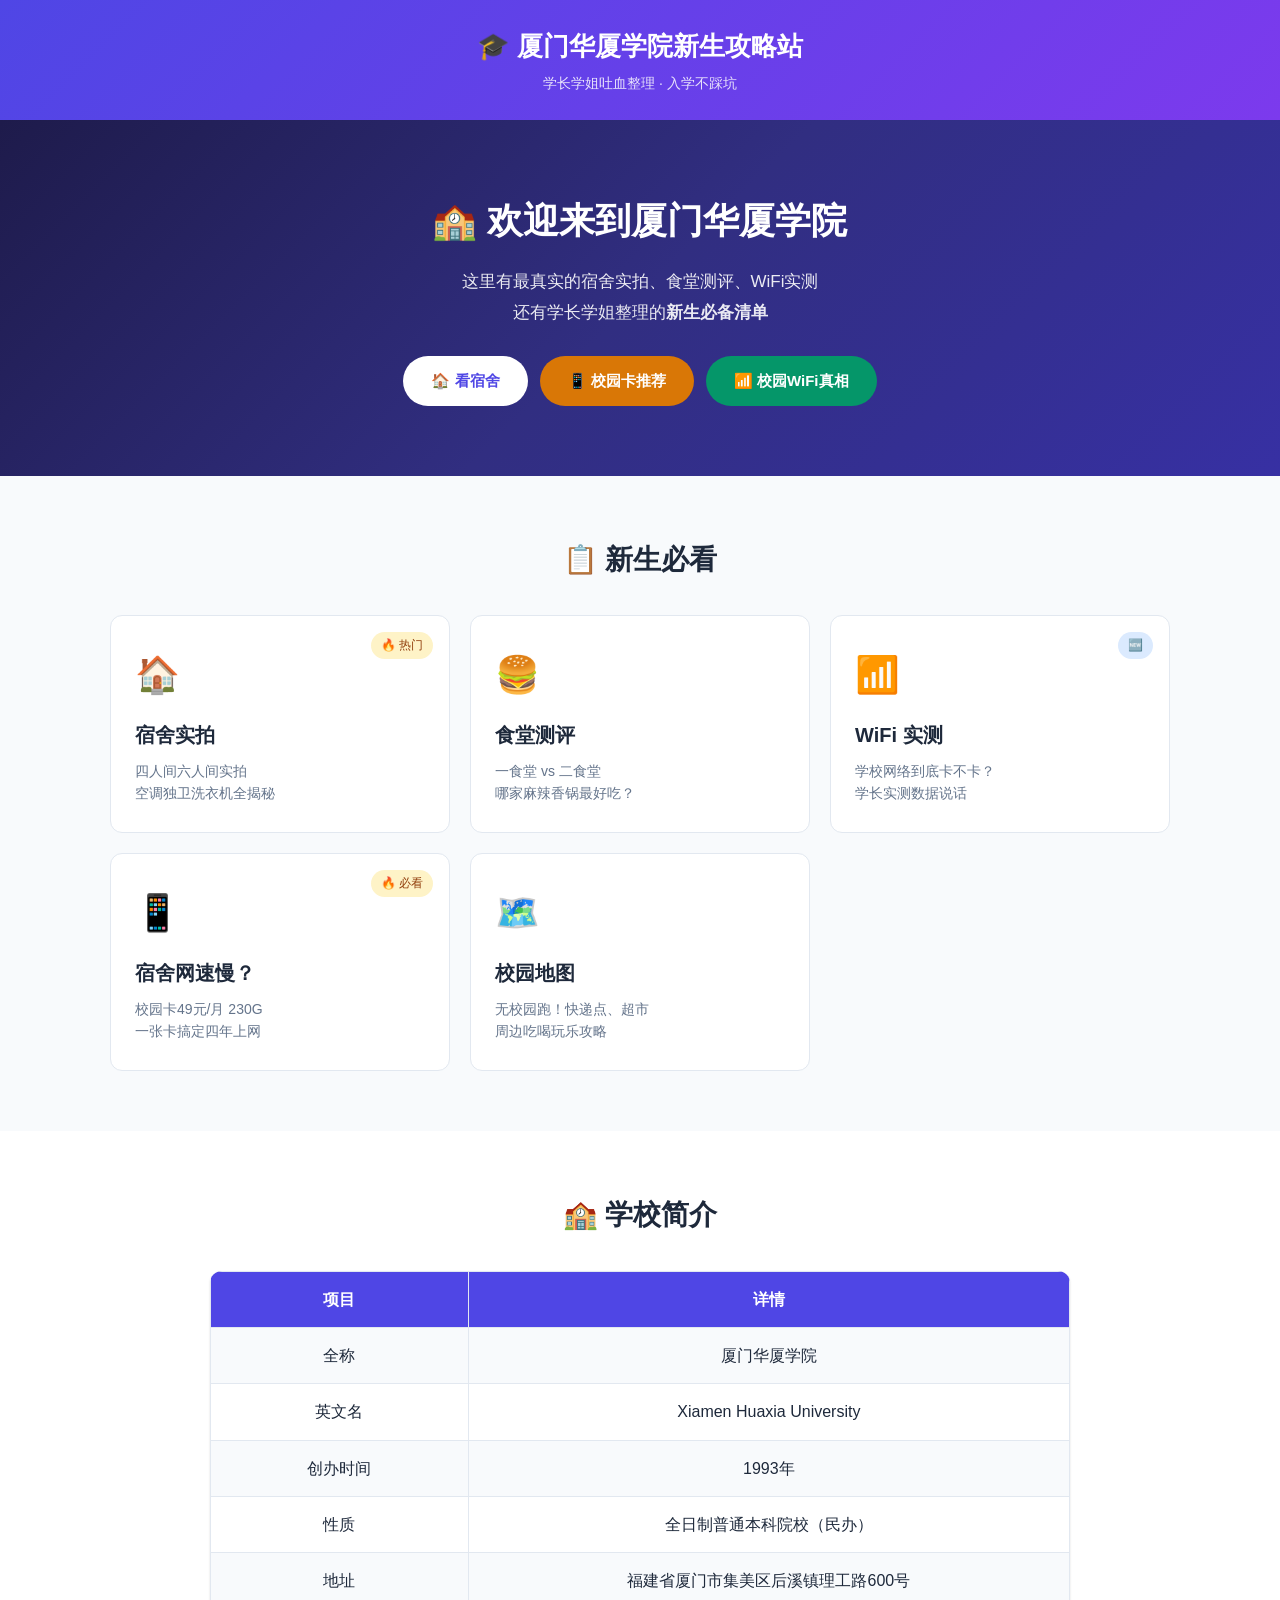
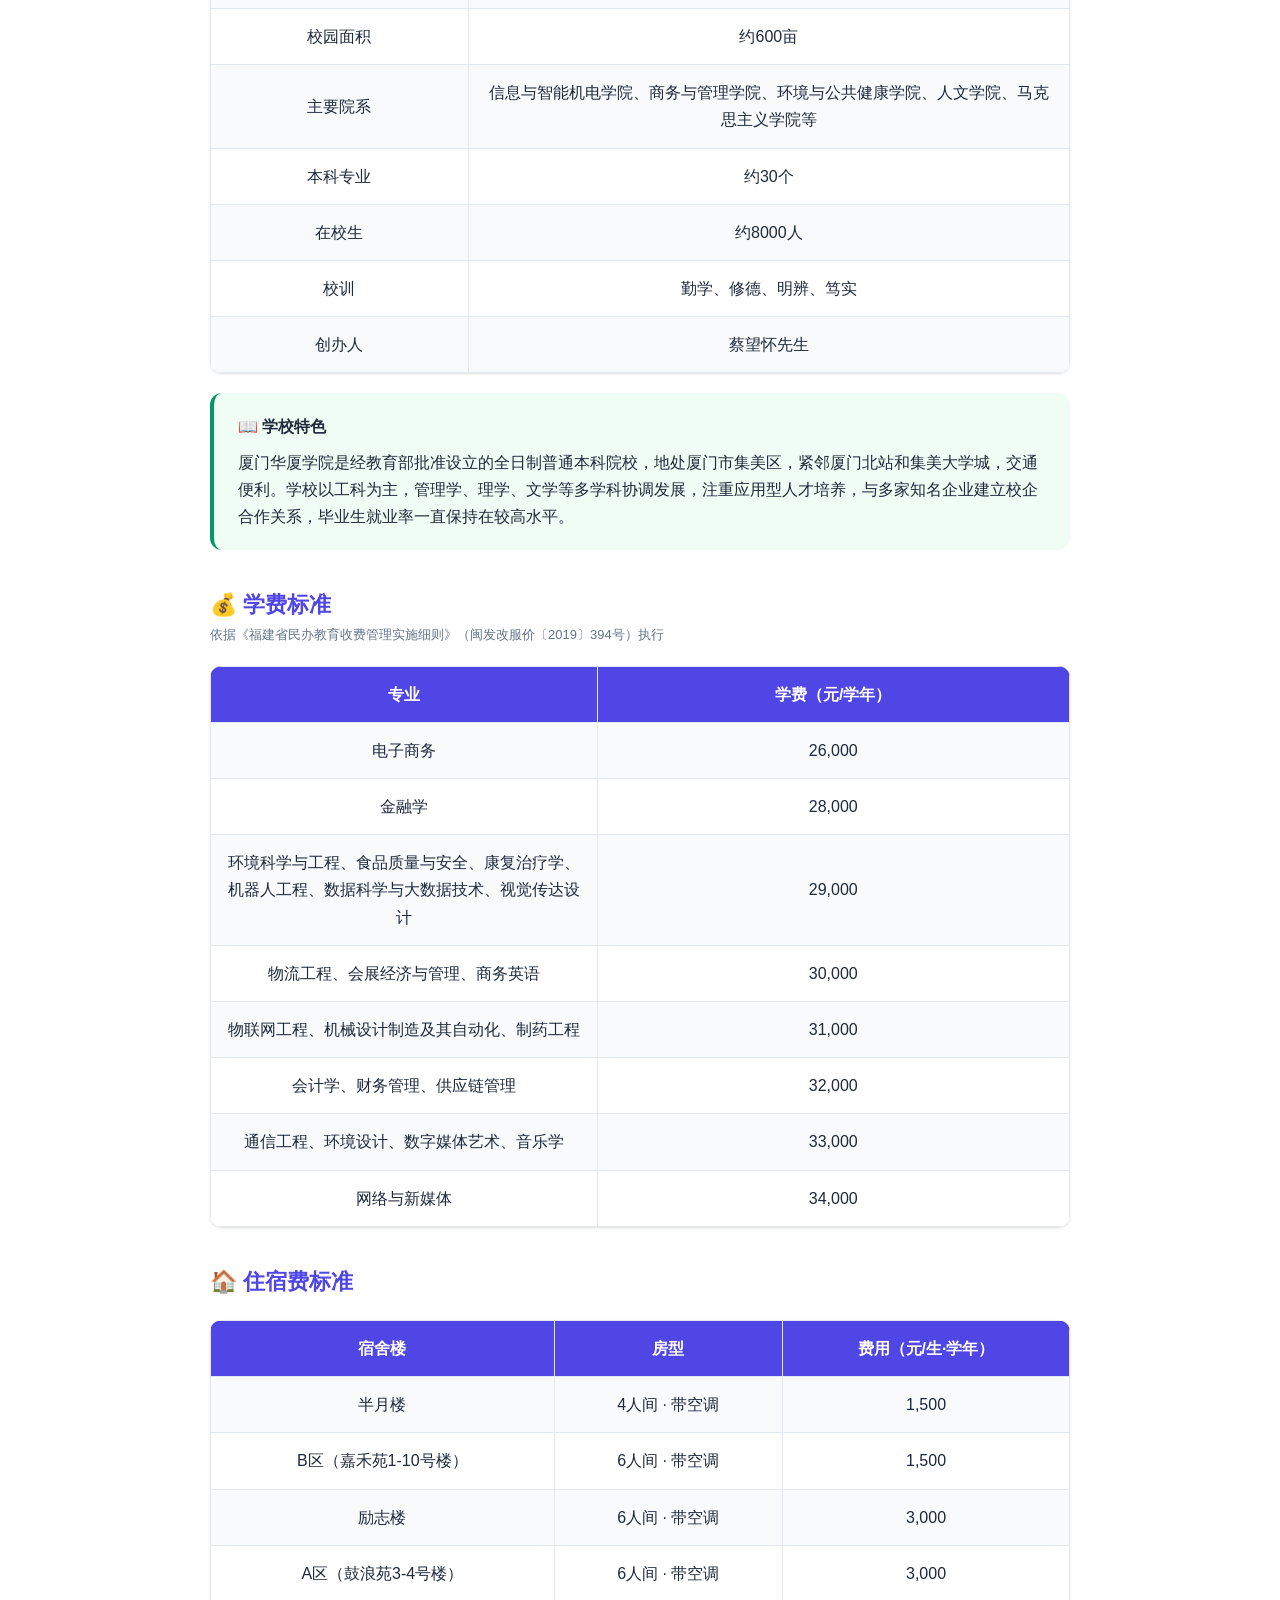
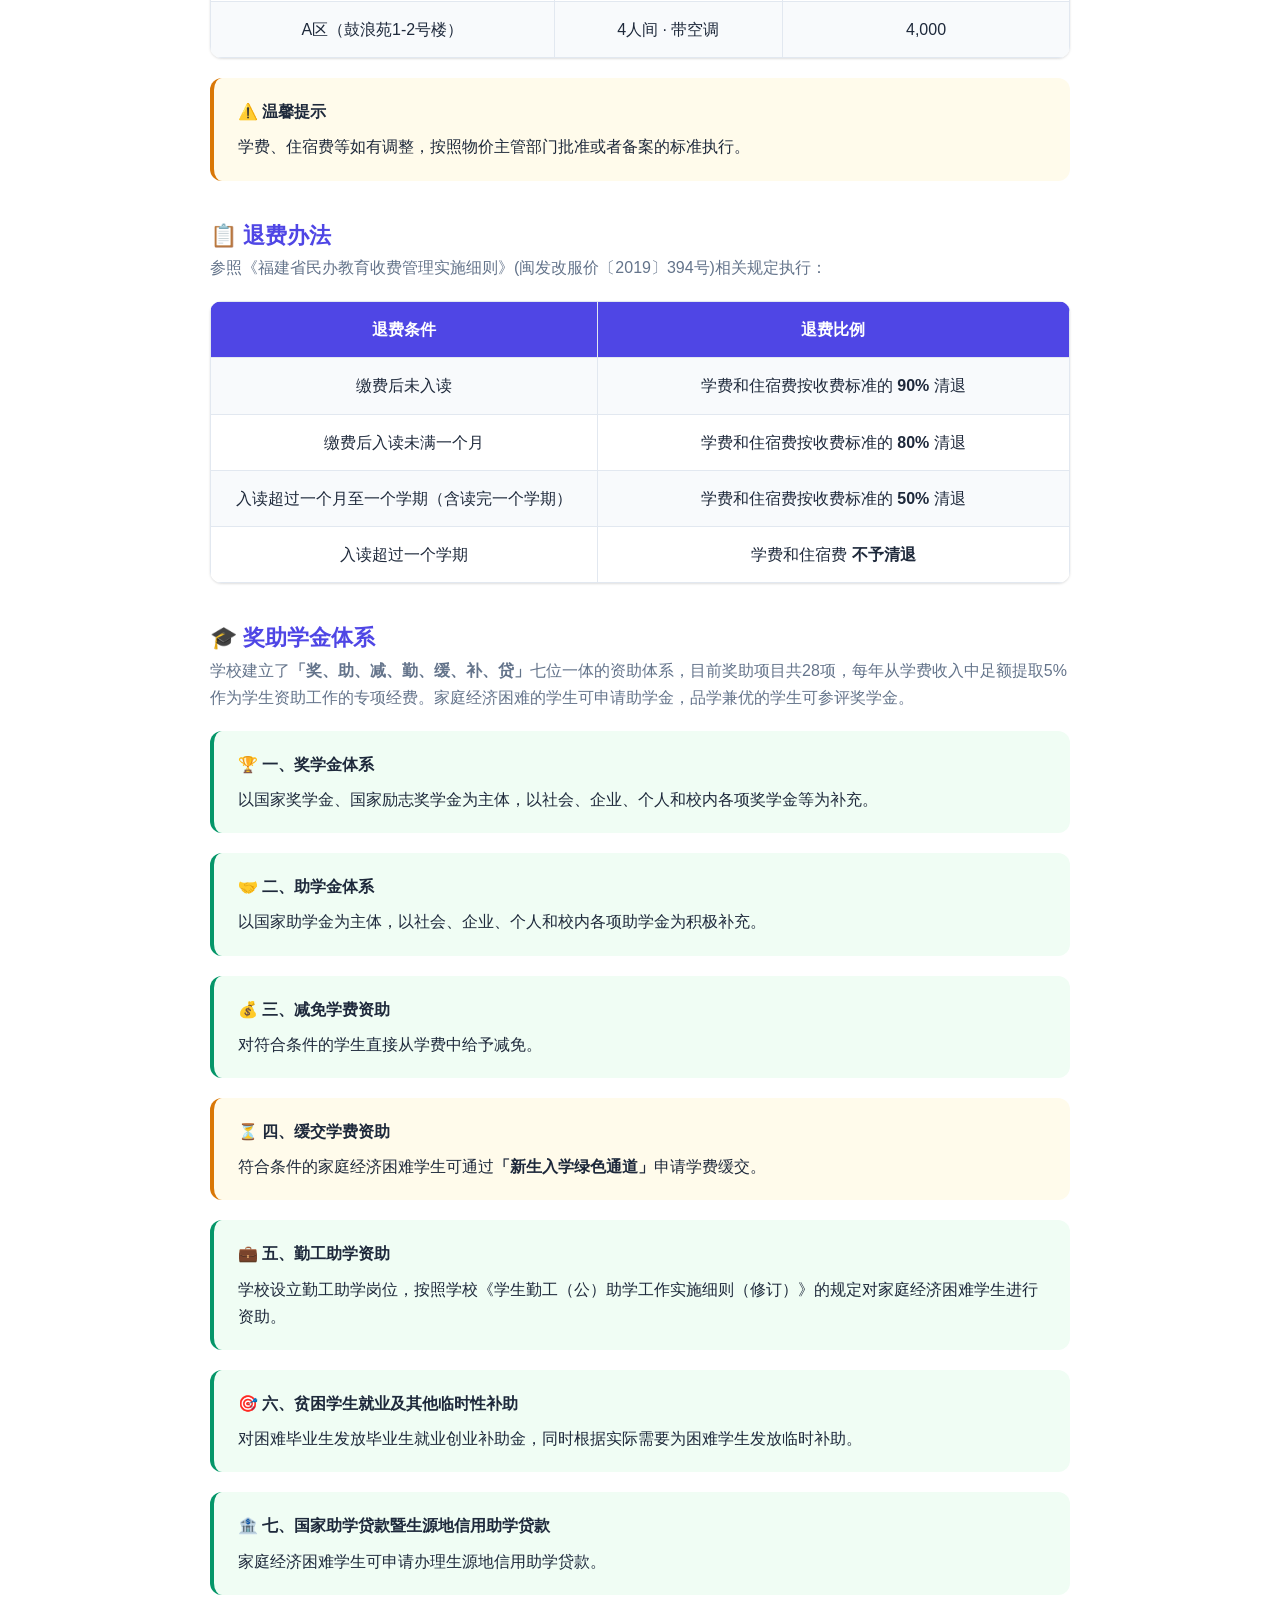
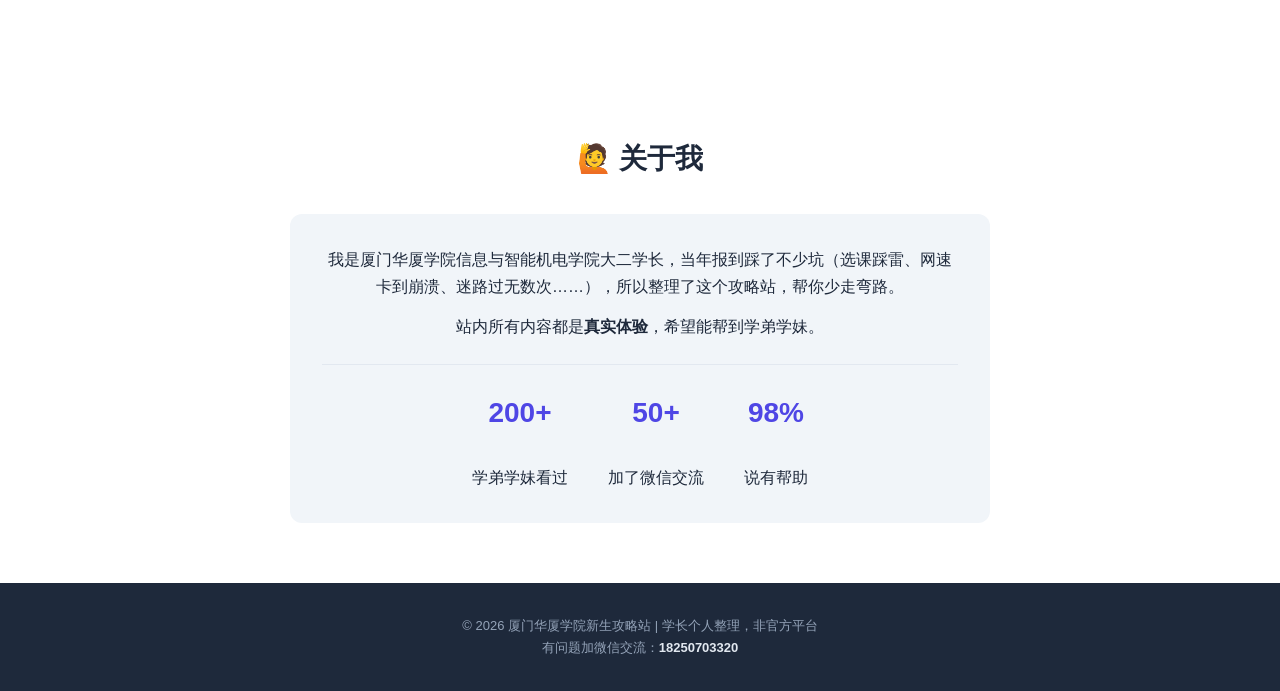
<file: index.html>
<!DOCTYPE html>
<html lang="zh-CN">
<head>
<script>if(location.protocol==="http:"&&location.host==="xmhx1.top")location.replace("https://xmhx1.top"+location.pathname+location.search+location.hash)</script>

<meta charset="UTF-8">
<meta name="viewport" content="width=device-width, initial-scale=1.0">
<title>厦门华厦学院新生攻略 — 学长整理的入学指南</title>
<meta name="description" content="厦门华厦学院最全新生攻略：学校简介、宿舍实拍、食堂测评、校园WiFi避坑、选课指南、录取分数线、流量解决方案。学长倾心整理，新生必看！">
<link rel="stylesheet" href="style.css">
</head>
<body>

<header class="header">
  <div class="container">
    <h1>🎓 厦门华厦学院新生攻略站</h1>
    <p class="subtitle">学长学姐吐血整理 · 入学不踩坑</p>
  </div>
</header>

<!-- ====== Hero ====== -->
<section class="hero">
  <div class="container">
    <div class="hero-content">
      <h2>🏫 欢迎来到厦门华厦学院</h2>
      <p>这里有最真实的宿舍实拍、食堂测评、WiFi实测<br>还有学长学姐整理的<b>新生必备清单</b></p>
      <div class="hero-buttons">
        <a href="dorm.html" class="btn btn-primary">🏠 看宿舍</a>
        <a href="card.html" class="btn btn-warning">📱 校园卡推荐</a>
        <a href="wifi.html" class="btn btn-success">📶 校园WiFi真相</a>
      </div>
    </div>
  </div>
</section>

<!-- ====== 快速导航卡片 ====== -->
<section class="section cards-section">
  <div class="container">
    <h2 class="section-title">📋 新生必看</h2>
    <div class="cards-grid">

      <a href="dorm.html" class="card">
        <div class="card-icon">🏠</div>
        <h3>宿舍实拍</h3>
        <p>四人间六人间实拍<br>空调独卫洗衣机全揭秘</p>
        <span class="card-tag hot">🔥 热门</span>
      </a>

      <a href="canteen.html" class="card">
        <div class="card-icon">🍔</div>
        <h3>食堂测评</h3>
        <p>一食堂 vs 二食堂<br>哪家麻辣香锅最好吃？</p>
      </a>

      <a href="wifi.html" class="card">
        <div class="card-icon">📶</div>
        <h3>WiFi 实测</h3>
        <p>学校网络到底卡不卡？<br>学长实测数据说话</p>
        <span class="card-tag new">🆕</span>
      </a>

      <a href="card.html" class="card">
        <div class="card-icon">📱</div>
        <h3>宿舍网速慢？</h3>
        <p>校园卡49元/月 230G<br>一张卡搞定四年上网</p>
        <span class="card-tag hot">🔥 必看</span>
      </a>

      <a href="map.html" class="card">
        <div class="card-icon">🗺️</div>
        <h3>校园地图</h3>
        <p>无校园跑！快递点、超市<br>周边吃喝玩乐攻略</p>
      </a>

    </div>
  </div>
</section>

<!-- ====== 学校简介 ====== -->
<section class="section" style="background:#fff;">
  <div class="container" style="max-width:900px;">
    <h2 class="section-title">🏫 学校简介</h2>

    <table class="compare-table">
      <tr><th style="width:30%;">项目</th><th>详情</th></tr>
      <tr><td>全称</td><td>厦门华厦学院</td></tr>
      <tr><td>英文名</td><td>Xiamen Huaxia University</td></tr>
      <tr><td>创办时间</td><td>1993年</td></tr>
      <tr><td>性质</td><td>全日制普通本科院校（民办）</td></tr>
      <tr><td>地址</td><td>福建省厦门市集美区后溪镇理工路600号</td></tr>
      <tr><td>校园面积</td><td>约600亩</td></tr>
      <tr><td>主要院系</td><td>信息与智能机电学院、商务与管理学院、环境与公共健康学院、人文学院、马克思主义学院等</td></tr>
      <tr><td>本科专业</td><td>约30个</td></tr>
      <tr><td>在校生</td><td>约8000人</td></tr>
      <tr><td>校训</td><td>勤学、修德、明辨、笃实</td></tr>
      <tr><td>创办人</td><td>蔡望怀先生</td></tr>
    </table>

    <div class="info-box tip" style="margin-top:20px;">
      <h4>📖 学校特色</h4>
      <p>厦门华厦学院是经教育部批准设立的全日制普通本科院校，地处厦门市集美区，紧邻厦门北站和集美大学城，交通便利。学校以工科为主，管理学、理学、文学等多学科协调发展，注重应用型人才培养，与多家知名企业建立校企合作关系，毕业生就业率一直保持在较高水平。</p>
    </div>

    <!-- ====== 学费标准 ====== -->
    <h3 style="font-size:22px;margin-top:36px;color:var(--primary);">💰 学费标准</h3>
    <p style="color:var(--text-light);font-size:13px;margin-bottom:12px;">依据《福建省民办教育收费管理实施细则》（闽发改服价〔2019〕394号）执行</p>
    <table class="compare-table">
      <tr><th style="width:45%;">专业</th><th>学费（元/学年）</th></tr>
      <tr><td>电子商务</td><td>26,000</td></tr>
      <tr><td>金融学</td><td>28,000</td></tr>
      <tr><td>环境科学与工程、食品质量与安全、康复治疗学、机器人工程、数据科学与大数据技术、视觉传达设计</td><td>29,000</td></tr>
      <tr><td>物流工程、会展经济与管理、商务英语</td><td>30,000</td></tr>
      <tr><td>物联网工程、机械设计制造及其自动化、制药工程</td><td>31,000</td></tr>
      <tr><td>会计学、财务管理、供应链管理</td><td>32,000</td></tr>
      <tr><td>通信工程、环境设计、数字媒体艺术、音乐学</td><td>33,000</td></tr>
      <tr><td>网络与新媒体</td><td>34,000</td></tr>
    </table>

    <!-- ====== 住宿费标准 ====== -->
    <h3 style="font-size:22px;margin-top:36px;color:var(--primary);">🏠 住宿费标准</h3>
    <table class="compare-table">
      <tr><th style="width:40%;">宿舍楼</th><th>房型</th><th>费用（元/生·学年）</th></tr>
      <tr><td>半月楼</td><td>4人间 · 带空调</td><td>1,500</td></tr>
      <tr><td>B区（嘉禾苑1-10号楼）</td><td>6人间 · 带空调</td><td>1,500</td></tr>
      <tr><td>励志楼</td><td>6人间 · 带空调</td><td>3,000</td></tr>
      <tr><td>A区（鼓浪苑3-4号楼）</td><td>6人间 · 带空调</td><td>3,000</td></tr>
      <tr><td>A区（鼓浪苑1-2号楼）</td><td>4人间 · 带空调</td><td>4,000</td></tr>
    </table>
    <div class="info-box warn" style="margin-top:16px;">
      <h4>⚠️ 温馨提示</h4>
      <p>学费、住宿费等如有调整，按照物价主管部门批准或者备案的标准执行。</p>
    </div>

    <!-- ====== 退费办法 ====== -->
    <h3 style="font-size:22px;margin-top:36px;color:var(--primary);">📋 退费办法</h3>
    <p style="color:var(--text-light);margin-bottom:12px;">参照《福建省民办教育收费管理实施细则》(闽发改服价〔2019〕394号)相关规定执行：</p>
    <table class="compare-table">
      <tr><th style="width:45%;">退费条件</th><th>退费比例</th></tr>
      <tr><td>缴费后未入读</td><td>学费和住宿费按收费标准的 <strong>90%</strong> 清退</td></tr>
      <tr><td>缴费后入读未满一个月</td><td>学费和住宿费按收费标准的 <strong>80%</strong> 清退</td></tr>
      <tr><td>入读超过一个月至一个学期（含读完一个学期）</td><td>学费和住宿费按收费标准的 <strong>50%</strong> 清退</td></tr>
      <tr><td>入读超过一个学期</td><td>学费和住宿费 <strong>不予清退</strong></td></tr>
    </table>

    <!-- ====== 奖助学金体系 ====== -->
    <h3 style="font-size:22px;margin-top:36px;color:var(--primary);">🎓 奖助学金体系</h3>
    <p style="color:var(--text-light);margin-bottom:16px;">学校建立了<strong>「奖、助、减、勤、缓、补、贷」</strong>七位一体的资助体系，目前奖助项目共28项，每年从学费收入中足额提取5%作为学生资助工作的专项经费。家庭经济困难的学生可申请助学金，品学兼优的学生可参评奖学金。</p>

    <div class="info-box tip">
      <h4>🏆 一、奖学金体系</h4>
      <p>以国家奖学金、国家励志奖学金为主体，以社会、企业、个人和校内各项奖学金等为补充。</p>
    </div>

    <div class="info-box tip">
      <h4>🤝 二、助学金体系</h4>
      <p>以国家助学金为主体，以社会、企业、个人和校内各项助学金为积极补充。</p>
    </div>

    <div class="info-box tip">
      <h4>💰 三、减免学费资助</h4>
      <p>对符合条件的学生直接从学费中给予减免。</p>
    </div>

    <div class="info-box warn">
      <h4>⏳ 四、缓交学费资助</h4>
      <p>符合条件的家庭经济困难学生可通过<strong>「新生入学绿色通道」</strong>申请学费缓交。</p>
    </div>

    <div class="info-box tip">
      <h4>💼 五、勤工助学资助</h4>
      <p>学校设立勤工助学岗位，按照学校《学生勤工（公）助学工作实施细则（修订）》的规定对家庭经济困难学生进行资助。</p>
    </div>

    <div class="info-box tip">
      <h4>🎯 六、贫困学生就业及其他临时性补助</h4>
      <p>对困难毕业生发放毕业生就业创业补助金，同时根据实际需要为困难学生发放临时补助。</p>
    </div>

    <div class="info-box tip">
      <h4>🏦 七、国家助学贷款暨生源地信用助学贷款</h4>
      <p>家庭经济困难学生可申请办理生源地信用助学贷款。</p>
    </div>

  </div>
</section>

<!-- ====== 信任区 ====== -->
<section class="section trust">
  <div class="container">
    <h2 class="section-title">🙋 关于我</h2>
    <div class="trust-box">
      <p>我是厦门华厦学院信息与智能机电学院大二学长，当年报到踩了不少坑（选课踩雷、网速卡到崩溃、迷路过无数次……），所以整理了这个攻略站，帮你少走弯路。</p>
      <p>站内所有内容都是<strong>真实体验</strong>，希望能帮到学弟学妹。</p>
      <div class="trust-stats">
        <div><strong>200+</strong><br>学弟学妹看过</div>
        <div><strong>50+</strong><br>加了微信交流</div>
        <div><strong>98%</strong><br>说有帮助</div>
      </div>
    </div>
  </div>
</section>

<footer class="footer">
  <div class="container">
    <p>© 2026 厦门华厦学院新生攻略站 | 学长个人整理，非官方平台</p>
    <p>有问题加微信交流：<strong>18250703320</strong></p>
  </div>
</footer>

</body>
</html>
</file>
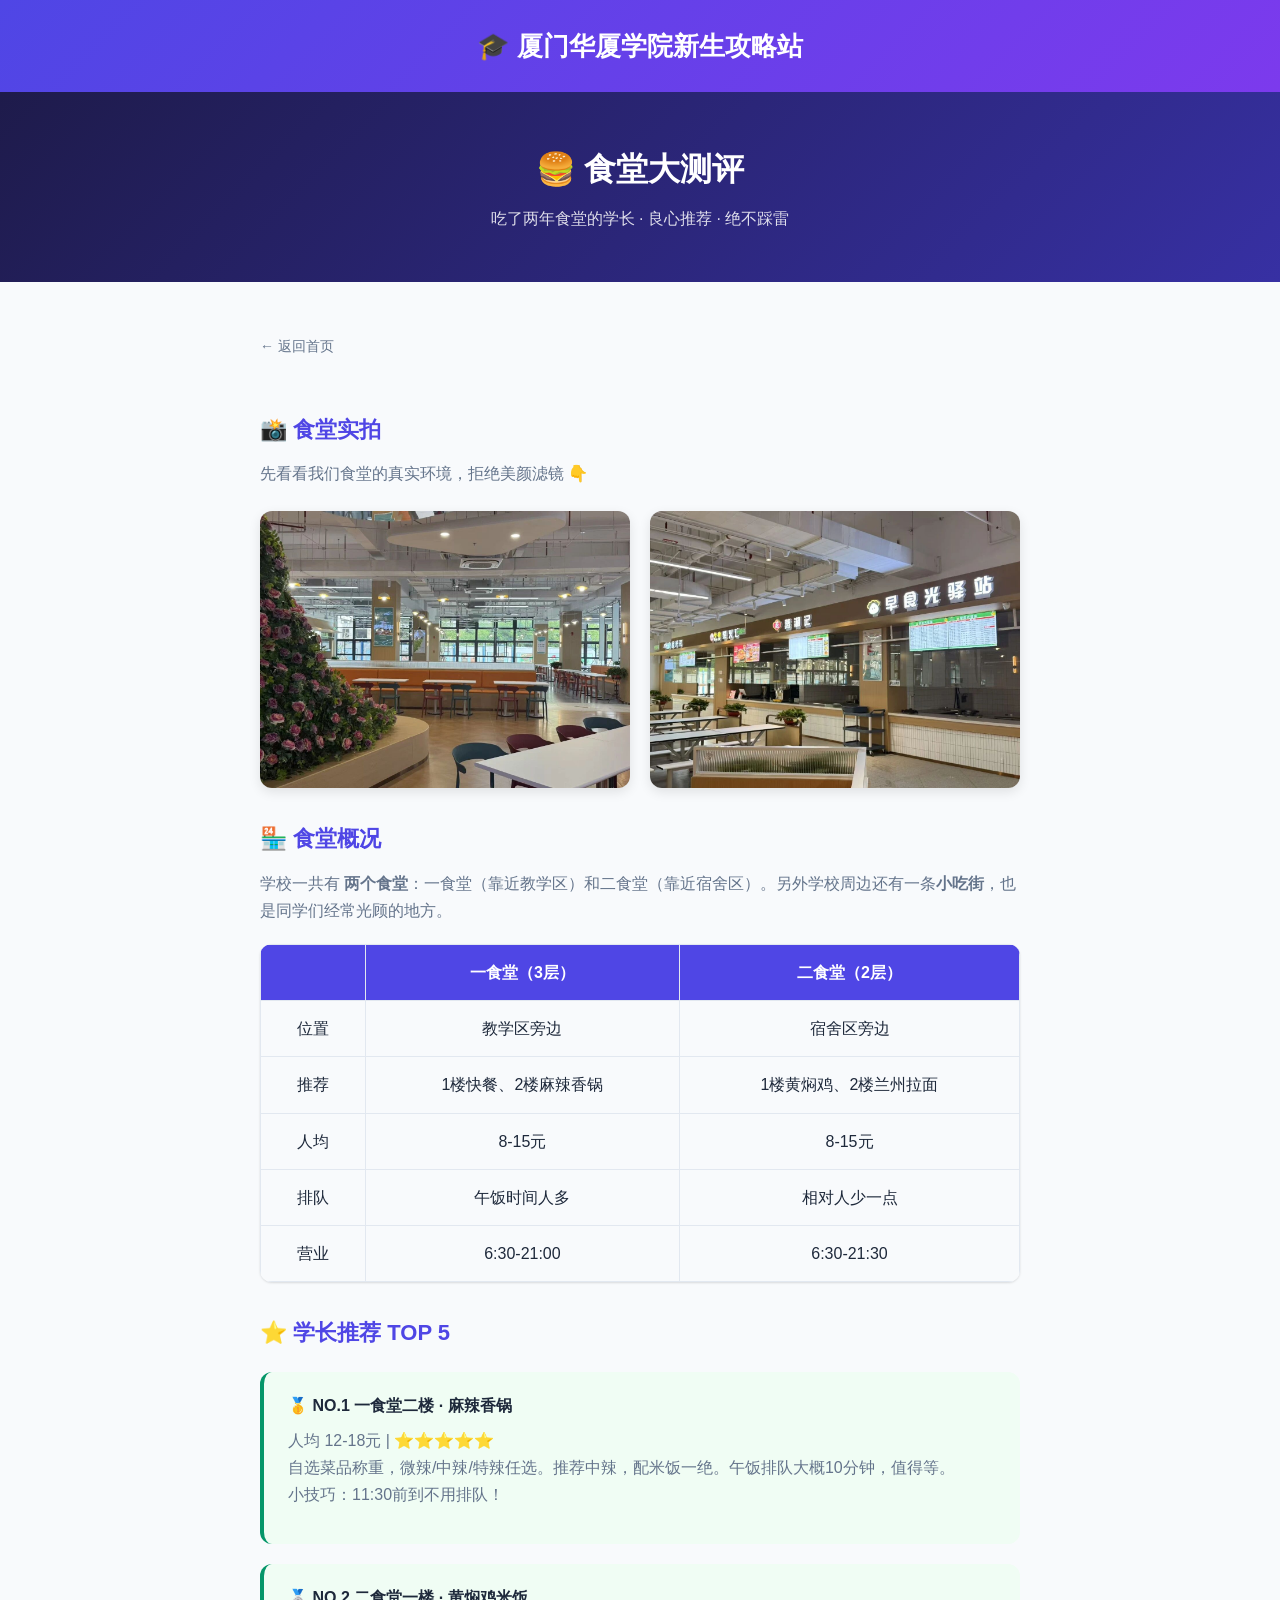
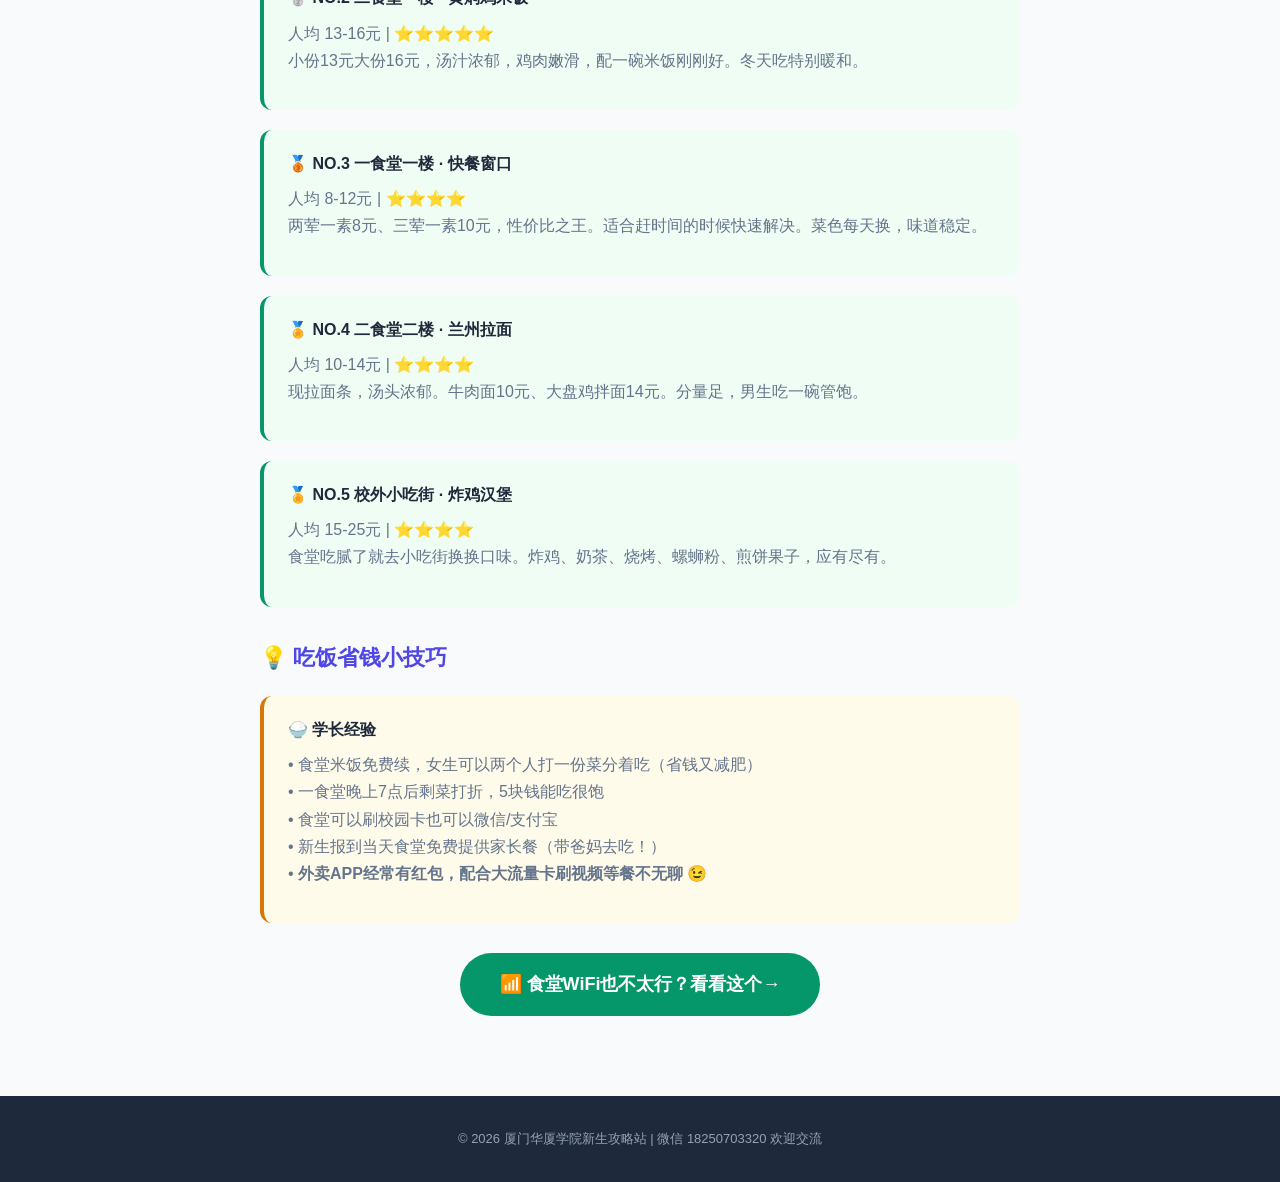
<file: canteen.html>
<!DOCTYPE html>
<html lang="zh-CN">
<head>
<script>if(location.protocol==="http:"&&location.host==="xmhx1.top")location.replace("https://xmhx1.top"+location.pathname+location.search+location.hash)</script>

<meta charset="UTF-8">
<meta name="viewport" content="width=device-width, initial-scale=1.0">
<title>食堂测评 — 厦门华厦学院新生攻略</title>
<meta name="description" content="厦门华厦学院食堂真实测评：一食堂vs二食堂哪家好吃？麻辣香锅、黄焖鸡、兰州拉面测评。新生必看的美食指南。">
<link rel="stylesheet" href="style.css">
<style>
  .food-img { width: 100%; max-width: 500px; border-radius: 12px; margin: 16px auto; display: block; box-shadow: 0 4px 12px rgba(0,0,0,.1); }
  .food-grid { display: grid; grid-template-columns: repeat(auto-fit, minmax(280px, 1fr)); gap: 20px; margin: 24px 0; }
  .food-grid img { width: 100%; border-radius: 12px; box-shadow: 0 4px 12px rgba(0,0,0,.1); }
</style>
</head>
<body>

<header class="header">
  <div class="container"><h1>🎓 厦门华厦学院新生攻略站</h1></div>
</header>

<div class="page-banner">
  <div class="container">
    <h2>🍔 食堂大测评</h2>
    <p>吃了两年食堂的学长 · 良心推荐 · 绝不踩雷</p>
  </div>
</div>

<div class="content-area">
  <div class="container">
    <a href="index.html" class="back-link">← 返回首页</a>

    <h3>📸 食堂实拍</h3>
    <p>先看看我们食堂的真实环境，拒绝美颜滤镜 👇</p>

    <div class="food-grid">
      <img src="dorm1.jpg" alt="厦门华厦学院食堂实拍 - 丰富的菜品选择">
      <img src="dorm2.jpg" alt="厦门华厦学院食堂实拍 - 整洁的就餐环境">
    </div>

    <h3>🏪 食堂概况</h3>
    <p>学校一共有 <strong>两个食堂</strong>：一食堂（靠近教学区）和二食堂（靠近宿舍区）。另外学校周边还有一条<strong>小吃街</strong>，也是同学们经常光顾的地方。</p>

    <table class="compare-table">
      <tr><th></th><th>一食堂（3层）</th><th>二食堂（2层）</th></tr>
      <tr><td>位置</td><td>教学区旁边</td><td>宿舍区旁边</td></tr>
      <tr><td>推荐</td><td>1楼快餐、2楼麻辣香锅</td><td>1楼黄焖鸡、2楼兰州拉面</td></tr>
      <tr><td>人均</td><td>8-15元</td><td>8-15元</td></tr>
      <tr><td>排队</td><td>午饭时间人多</td><td>相对人少一点</td></tr>
      <tr><td>营业</td><td>6:30-21:00</td><td>6:30-21:30</td></tr>
    </table>

    <h3>⭐ 学长推荐 TOP 5</h3>

    <div class="info-box tip">
      <h4>🥇 NO.1 一食堂二楼 · 麻辣香锅</h4>
      <p>人均 12-18元 | ⭐⭐⭐⭐⭐<br>自选菜品称重，微辣/中辣/特辣任选。推荐中辣，配米饭一绝。午饭排队大概10分钟，值得等。<br>小技巧：11:30前到不用排队！</p>
    </div>

    <div class="info-box tip">
      <h4>🥈 NO.2 二食堂一楼 · 黄焖鸡米饭</h4>
      <p>人均 13-16元 | ⭐⭐⭐⭐⭐<br>小份13元大份16元，汤汁浓郁，鸡肉嫩滑，配一碗米饭刚刚好。冬天吃特别暖和。</p>
    </div>

    <div class="info-box tip">
      <h4>🥉 NO.3 一食堂一楼 · 快餐窗口</h4>
      <p>人均 8-12元 | ⭐⭐⭐⭐<br>两荤一素8元、三荤一素10元，性价比之王。适合赶时间的时候快速解决。菜色每天换，味道稳定。</p>
    </div>

    <div class="info-box tip">
      <h4>🏅 NO.4 二食堂二楼 · 兰州拉面</h4>
      <p>人均 10-14元 | ⭐⭐⭐⭐<br>现拉面条，汤头浓郁。牛肉面10元、大盘鸡拌面14元。分量足，男生吃一碗管饱。</p>
    </div>

    <div class="info-box tip">
      <h4>🏅 NO.5 校外小吃街 · 炸鸡汉堡</h4>
      <p>人均 15-25元 | ⭐⭐⭐⭐<br>食堂吃腻了就去小吃街换换口味。炸鸡、奶茶、烧烤、螺蛳粉、煎饼果子，应有尽有。</p>
    </div>

    <h3>💡 吃饭省钱小技巧</h3>
    <div class="info-box warn">
      <h4>🍚 学长经验</h4>
      <p>• 食堂米饭免费续，女生可以两个人打一份菜分着吃（省钱又减肥）<br>
         • 一食堂晚上7点后剩菜打折，5块钱能吃很饱<br>
         • 食堂可以刷校园卡也可以微信/支付宝<br>
         • 新生报到当天食堂免费提供家长餐（带爸妈去吃！）<br>
         • <strong>外卖APP经常有红包，配合大流量卡刷视频等餐不无聊 😉</strong></p>
    </div>

    <div style="text-align:center;margin:30px 0;">
      <a href="card.html" class="btn btn-success btn-lg">📶 食堂WiFi也不太行？看看这个→</a>
    </div>

  </div>
</div>

<footer class="footer">
  <div class="container">
    <p>© 2026 厦门华厦学院新生攻略站 | 微信 18250703320 欢迎交流</p>
  </div>
</footer>

</body>
</html>
</file>
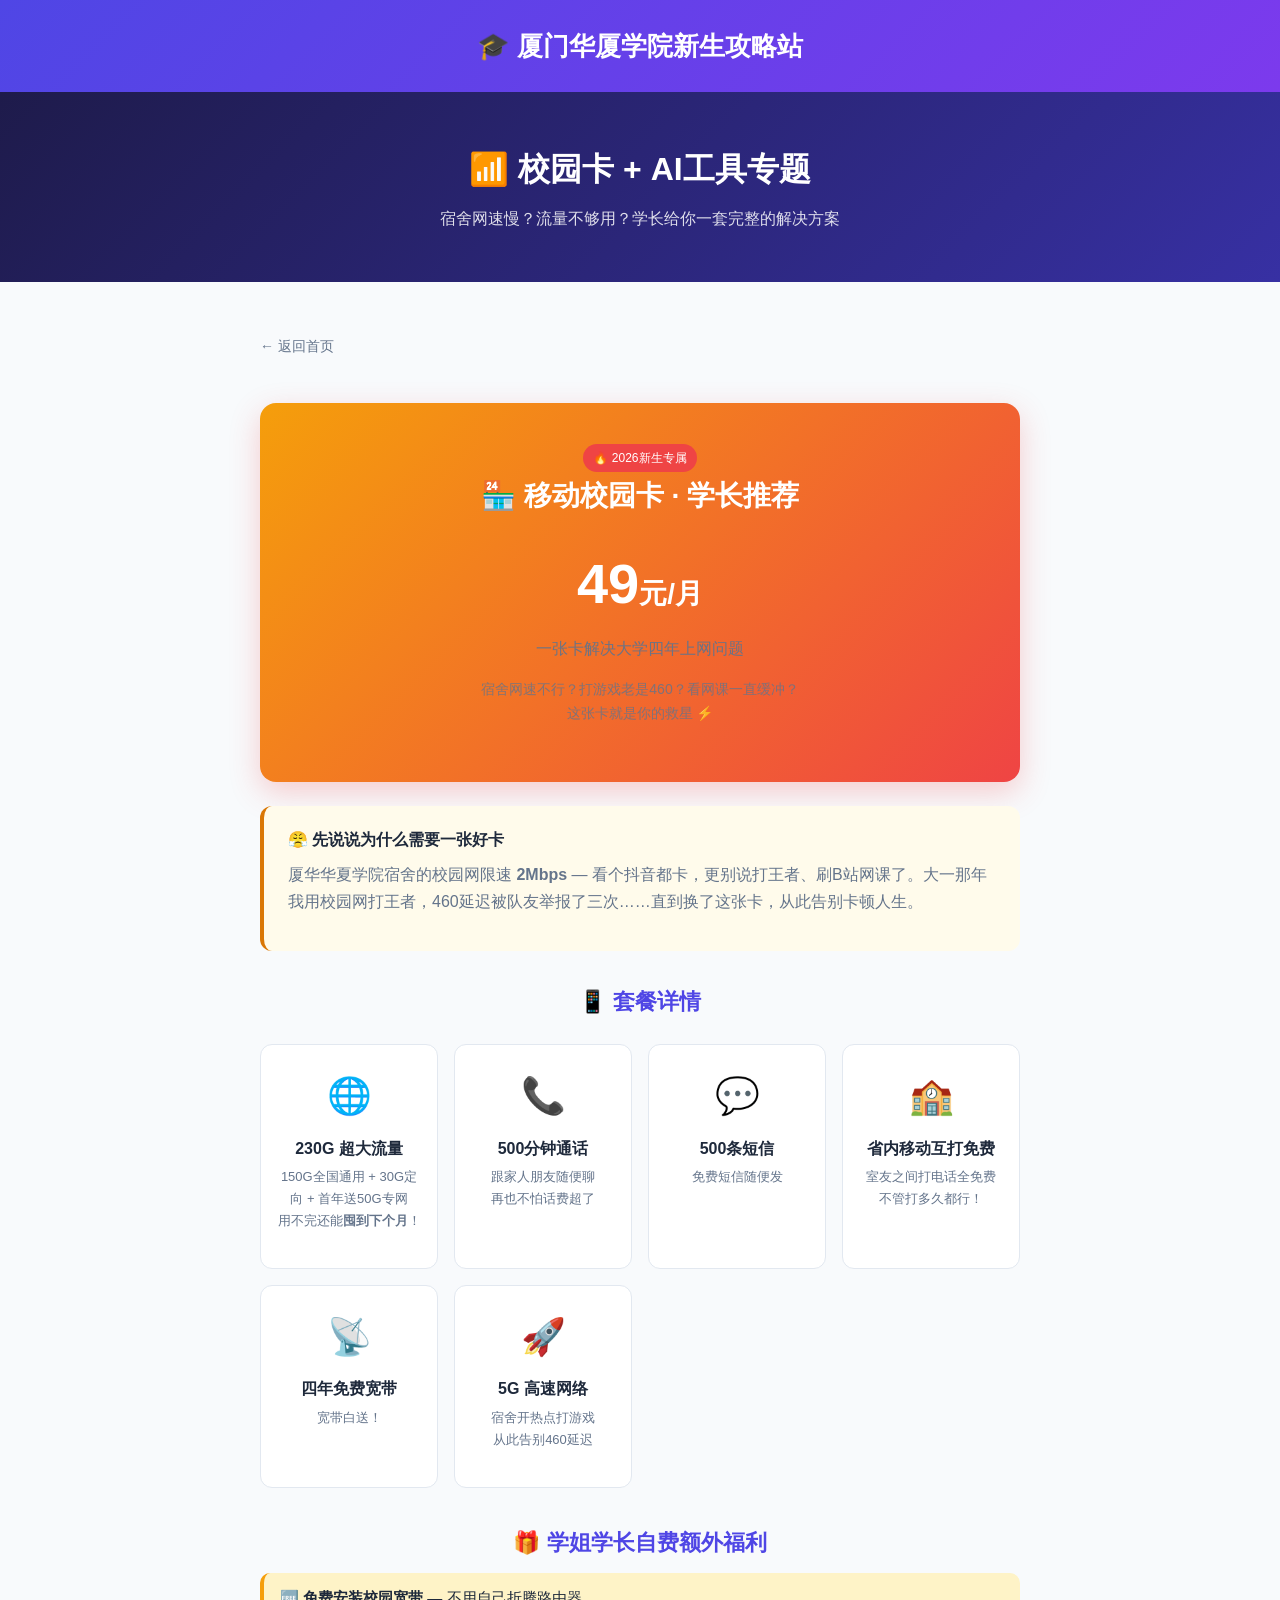
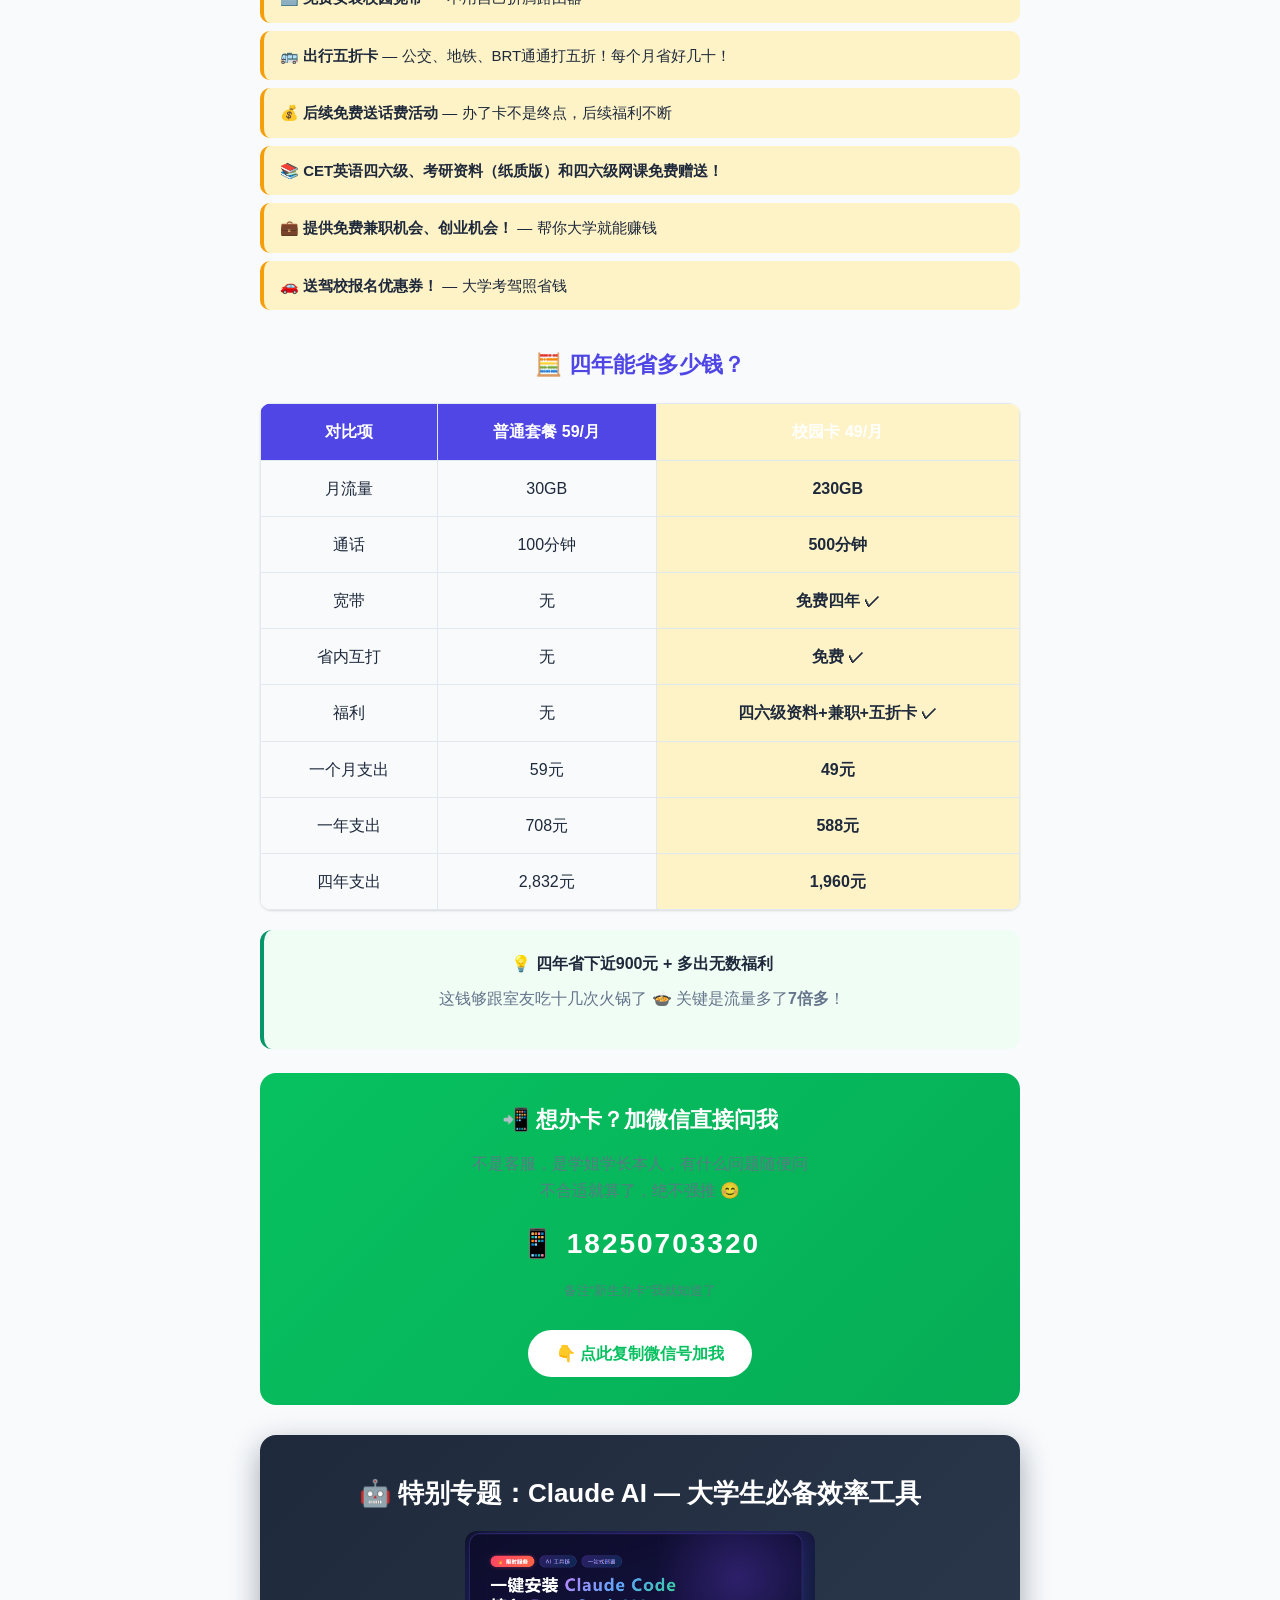
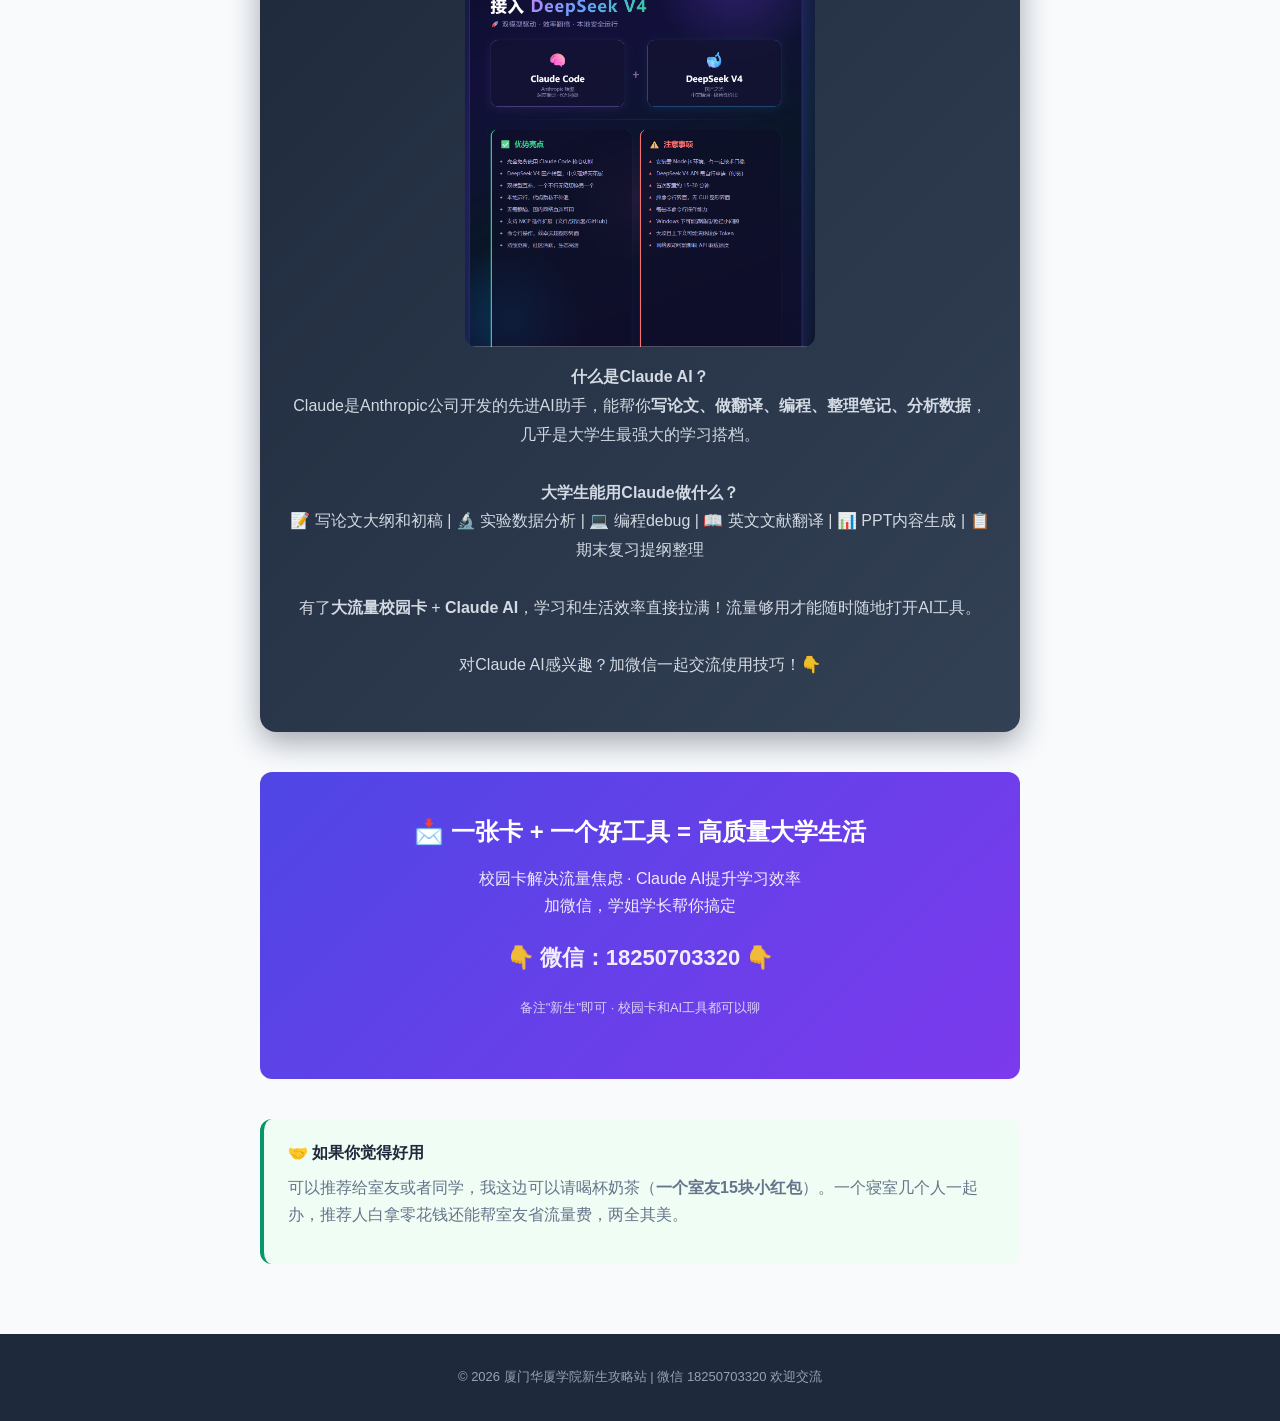
<file: card.html>
<!DOCTYPE html>
<html lang="zh-CN">
<head>
<script>if(location.protocol==="http:"&&location.host==="xmhx1.top")location.replace("https://xmhx1.top"+location.pathname+location.search+location.hash)</script>

<meta charset="UTF-8">
<meta name="viewport" content="width=device-width, initial-scale=1.0">
<title>校园卡推荐 — 厦门华厦学院新生攻略</title>
<meta name="description" content="华厦学院学长推荐的校园卡套餐：49元/月，230G全国通用流量，500分钟通话，宿舍网速慢的终极解决方案。免费宽带、四六级资料、出行五折卡等学姐学长额外福利。">
<link rel="stylesheet" href="style.css">
<style>
  .hero-card { background: linear-gradient(135deg, #f59e0b, #ef4444); color: #fff; border-radius: 16px; padding: 40px 32px; text-align: center; margin: 24px 0; box-shadow: 0 10px 30px rgba(239,68,68,.25); }
  .hero-card h2 { font-size: 28px; margin-bottom: 8px; color: #fff; }
  .hero-card .price { font-size: 56px; font-weight: 900; margin: 16px 0 4px; }
  .hero-card .price small { font-size: 20px; font-weight: 500; }
  .feature-grid { display: grid; grid-template-columns: repeat(auto-fit, minmax(160px, 1fr)); gap: 16px; margin: 24px 0; }
  .feature-item { background: #fff; border-radius: 12px; padding: 20px 16px; text-align: center; border: 1px solid #e2e8f0; transition: transform .2s; }
  .feature-item:hover { transform: translateY(-3px); box-shadow: 0 6px 20px rgba(0,0,0,.08); }
  .feature-item .icon { font-size: 36px; margin-bottom: 8px; }
  .feature-item h4 { font-size: 16px; color: #1e293b; margin-bottom: 4px; }
  .feature-item p { font-size: 13px; color: #64748b; }
  .perk-list { list-style: none; padding: 0; }
  .perk-list li { padding: 12px 16px; margin: 8px 0; background: #fef3c7; border-radius: 10px; font-size: 15px; border-left: 4px solid #f59e0b; }
  .claude-section { background: linear-gradient(135deg, #1e293b, #334155); color: #fff; border-radius: 16px; padding: 36px 28px; text-align: center; margin: 30px 0; box-shadow: 0 10px 30px rgba(30,41,59,.4); }
  .claude-section p, .claude-section li { color: #e2e8f0; line-height: 1.9; font-size: 15px; }
  .claude-section h2 { color: #fff; font-size: 26px; margin-bottom: 12px; }
  .claude-section img { max-width: 350px; border-radius: 12px; margin: 16px auto; display: block; }
  .claude-section p { opacity: .92; line-height: 1.8; }
  .wechat-cta { background: linear-gradient(135deg, #07c160, #06ad56); color: #fff; border-radius: 16px; padding: 28px; text-align: center; margin: 24px 0; }
  .wechat-cta h3 { color: #fff; font-size: 22px; }
  .wechat-cta .wx-num { font-size: 28px; font-weight: 900; letter-spacing: 2px; margin: 12px 0; }
  .urgency-badge { display: inline-block; background: #ef4444; color: #fff; font-size: 12px; padding: 4px 10px; border-radius: 20px; animation: pulse 2s infinite; }
  @keyframes pulse { 0%,100% { opacity: 1; } 50% { opacity: .6; } }
</style>
</head>
<body>

<header class="header">
  <div class="container"><h1>🎓 厦门华厦学院新生攻略站</h1></div>
</header>

<div class="page-banner">
  <div class="container">
    <h2>📶 校园卡 + AI工具专题</h2>
    <p>宿舍网速慢？流量不够用？学长给你一套完整的解决方案</p>
  </div>
</div>

<div class="content-area">
  <div class="container">
    <a href="index.html" class="back-link">← 返回首页</a>

    <!-- ====== Hero Card ====== -->
    <div class="hero-card">
      <span class="urgency-badge">🔥 2026新生专属</span>
      <h2>🏪 移动校园卡 · 学长推荐</h2>
      <div class="price">49<span style="font-size:28px;">元/月</span></div>
      <p style="font-size:16px;opacity:.95;">一张卡解决大学四年上网问题</p>
      <p style="opacity:.8;font-size:14px;">宿舍网速不行？打游戏老是460？看网课一直缓冲？<br>这张卡就是你的救星 ⚡</p>
    </div>

    <!-- ====== Why You Need This ====== -->
    <div class="info-box warn">
      <h4>😤 先说说为什么需要一张好卡</h4>
      <p>厦华华夏学院宿舍的校园网限速 <strong>2Mbps</strong> — 看个抖音都卡，更别说打王者、刷B站网课了。大一那年我用校园网打王者，460延迟被队友举报了三次……直到换了这张卡，从此告别卡顿人生。</p>
    </div>

    <!-- ====== Features ====== -->
    <h3 style="text-align:center;margin-top:32px;">📱 套餐详情</h3>
    <div class="feature-grid">
      <div class="feature-item">
        <div class="icon">🌐</div>
        <h4>230G 超大流量</h4>
        <p>150G全国通用 + 30G定向 + 首年送50G专网<br>用不完还能<strong>囤到下个月</strong>！</p>
      </div>
      <div class="feature-item">
        <div class="icon">📞</div>
        <h4>500分钟通话</h4>
        <p>跟家人朋友随便聊<br>再也不怕话费超了</p>
      </div>
      <div class="feature-item">
        <div class="icon">💬</div>
        <h4>500条短信</h4>
        <p>免费短信随便发</p>
      </div>
      <div class="feature-item">
        <div class="icon">🏫</div>
        <h4>省内移动互打免费</h4>
        <p>室友之间打电话全免费<br>不管打多久都行！</p>
      </div>
      <div class="feature-item">
        <div class="icon">📡</div>
        <h4>四年免费宽带</h4>
        <p>宽带白送！</p>
      </div>
      <div class="feature-item">
        <div class="icon">🚀</div>
        <h4>5G 高速网络</h4>
        <p>宿舍开热点打游戏<br>从此告别460延迟</p>
      </div>
    </div>

    <!-- ====== Bonus Perks ====== -->
    <h3 style="text-align:center;margin-top:36px;">🎁 学姐学长自费额外福利</h3>
    <ul class="perk-list">
      <li>🆓 <strong>免费安装校园宽带</strong> — 不用自己折腾路由器</li>
      <li>🚌 <strong>出行五折卡</strong> — 公交、地铁、BRT通通打五折！每个月省好几十！</li>
      <li>💰 <strong>后续免费送话费活动</strong> — 办了卡不是终点，后续福利不断</li>
      <li>📚 <strong>CET英语四六级、考研资料（纸质版）和四六级网课免费赠送！</strong></li>
      <li>💼 <strong>提供免费兼职机会、创业机会！</strong> — 帮你大学就能赚钱</li>
      <li>🚗 <strong>送驾校报名优惠券！</strong> — 大学考驾照省钱</li>
    </ul>

    <!-- ====== Comparison ====== -->
    <h3 style="text-align:center;margin-top:36px;">🧮 四年能省多少钱？</h3>
    <table class="compare-table">
      <tr><th>对比项</th><th>普通套餐 59/月</th><th class="highlight">校园卡 49/月</th></tr>
      <tr><td>月流量</td><td>30GB</td><td class="highlight">230GB</td></tr>
      <tr><td>通话</td><td>100分钟</td><td class="highlight">500分钟</td></tr>
      <tr><td>宽带</td><td>无</td><td class="highlight">免费四年 ✓</td></tr>
      <tr><td>省内互打</td><td>无</td><td class="highlight">免费 ✓</td></tr>
      <tr><td>福利</td><td>无</td><td class="highlight">四六级资料+兼职+五折卡 ✓</td></tr>
      <tr><td>一个月支出</td><td>59元</td><td class="highlight">49元</td></tr>
      <tr><td>一年支出</td><td>708元</td><td class="highlight">588元</td></tr>
      <tr><td>四年支出</td><td>2,832元</td><td class="highlight">1,960元</td></tr>
    </table>
    <div class="info-box tip" style="text-align:center;">
      <h4>💡 四年省下近900元 + 多出无数福利</h4>
      <p>这钱够跟室友吃十几次火锅了 🍲 关键是流量多了<strong>7倍多</strong>！</p>
    </div>

    <!-- ====== WeChat CTA ====== -->
    <div class="wechat-cta">
      <h3>📲 想办卡？加微信直接问我</h3>
      <p style="opacity:.9;">不是客服，是学姐学长本人，有什么问题随便问<br>不合适就算了，绝不强推 😊</p>
      <div class="wx-num">📱 18250703320</div>
      <p style="font-size:13px;opacity:.8;">备注"新生办卡"我就知道了</p>
      <a href="weixin://" style="display:inline-block;margin-top:12px;background:#fff;color:#07c160;padding:10px 28px;border-radius:50px;text-decoration:none;font-weight:700;font-size:16px;">👇 点此复制微信号加我</a>
    </div>

    <!-- ====== Claude AI Section ====== -->
    <div class="claude-section">
      <h2>🤖 特别专题：Claude AI — 大学生必备效率工具</h2>
      <img src="claude-ai.png" alt="Claude AI 智能助手">
      <p style="font-size:16px;margin-top:16px;">
        <strong>什么是Claude AI？</strong><br>
        Claude是Anthropic公司开发的先进AI助手，能帮你<strong>写论文、做翻译、编程、整理笔记、分析数据</strong>，几乎是大学生最强大的学习搭档。<br><br>
        <strong>大学生能用Claude做什么？</strong><br>
        📝 写论文大纲和初稿 | 🔬 实验数据分析 | 💻 编程debug | 📖 英文文献翻译 | 📊 PPT内容生成 | 📋 期末复习提纲整理<br><br>
        有了<strong>大流量校园卡</strong> + <strong>Claude AI</strong>，学习和生活效率直接拉满！流量够用才能随时随地打开AI工具。<br><br>
        对Claude AI感兴趣？加微信一起交流使用技巧！👇
      </p>
    </div>

    <!-- ====== Final CTA ====== -->
    <div class="cta-section">
      <h3>📩 一张卡 + 一个好工具 = 高质量大学生活</h3>
      <p>校园卡解决流量焦虑 · Claude AI提升学习效率<br>加微信，学姐学长帮你搞定</p>
      <p style="font-size:22px;font-weight:700;">👇 微信：18250703320 👇</p>
      <p style="font-size:13px;opacity:.85;">备注"新生"即可 · 校园卡和AI工具都可以聊</p>
    </div>

    <div class="info-box tip" style="margin-top:20px;">
      <h4>🤝 如果你觉得好用</h4>
      <p>可以推荐给室友或者同学，我这边可以请喝杯奶茶（<strong>一个室友15块小红包</strong>）。一个寝室几个人一起办，推荐人白拿零花钱还能帮室友省流量费，两全其美。</p>
    </div>

  </div>
</div>

<footer class="footer">
  <div class="container">
    <p>© 2026 厦门华厦学院新生攻略站 | 微信 18250703320 欢迎交流</p>
  </div>
</footer>

</body>
</html>
</file>
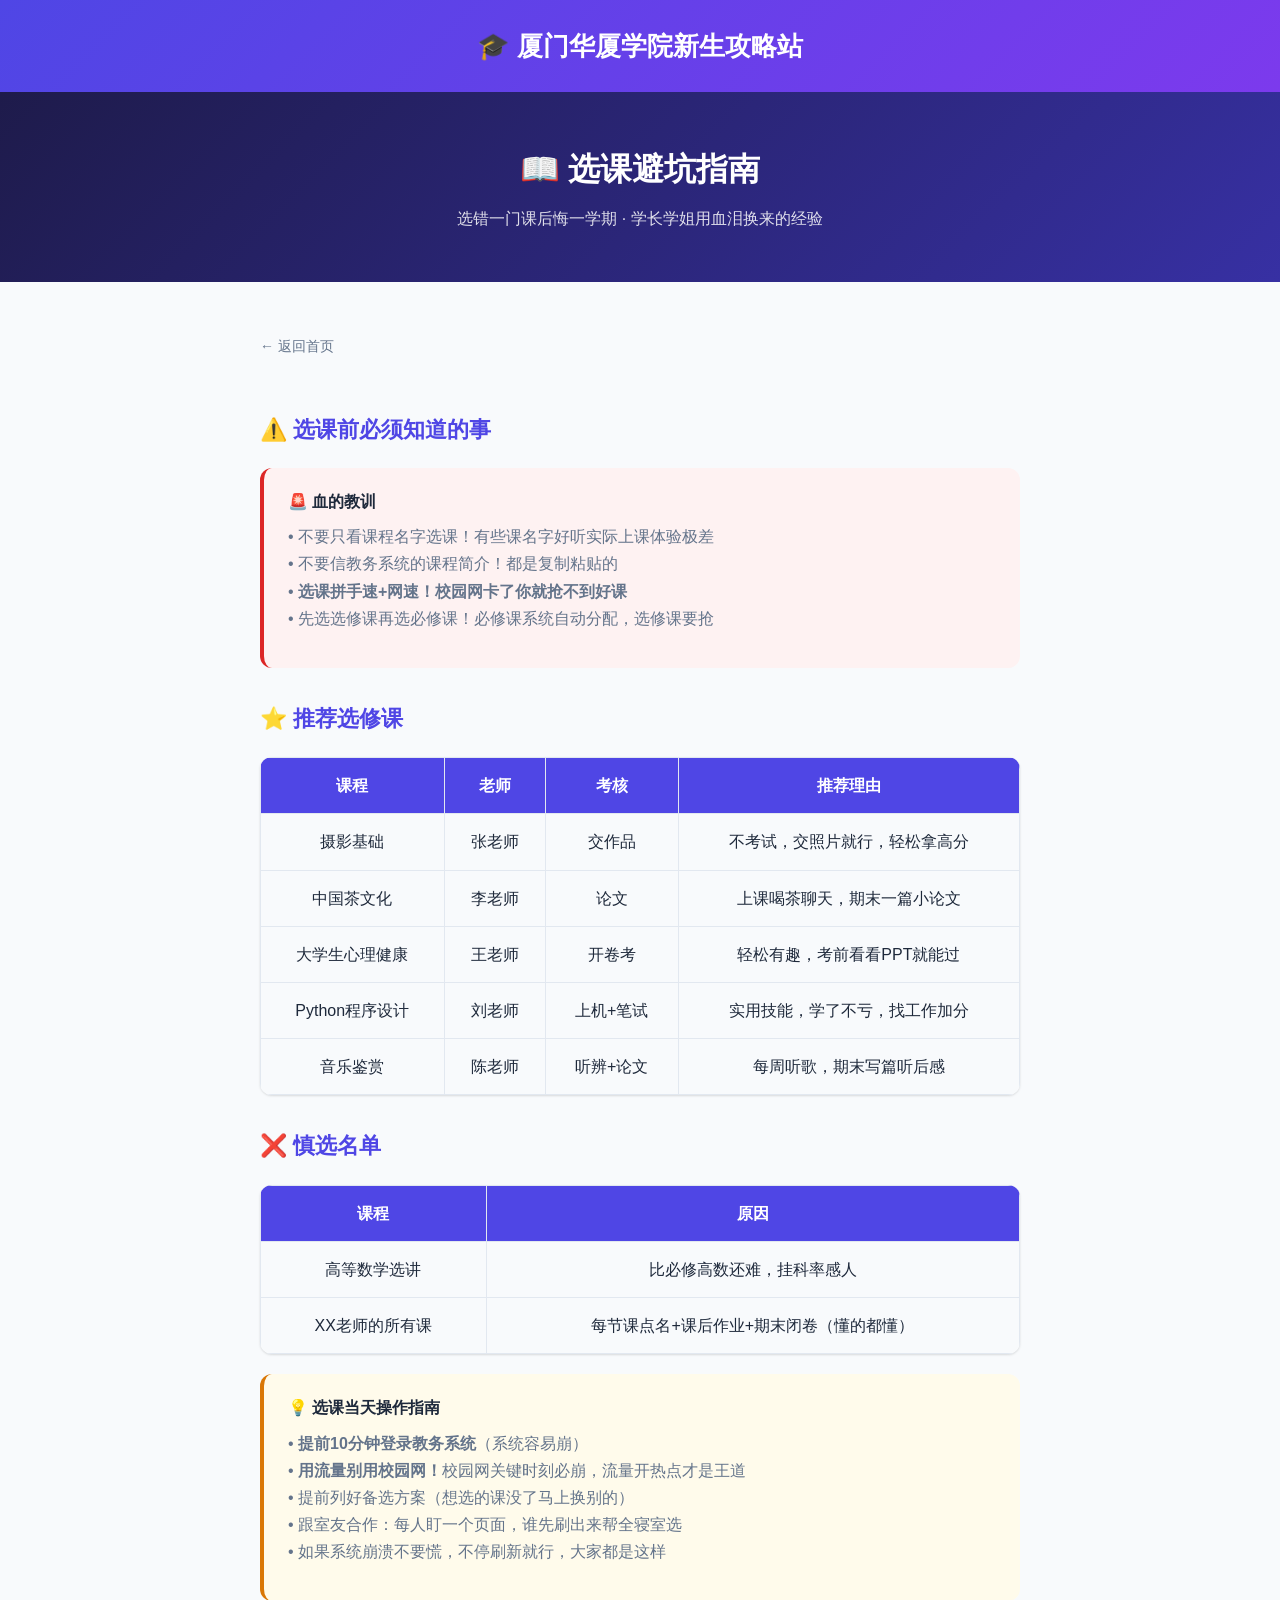
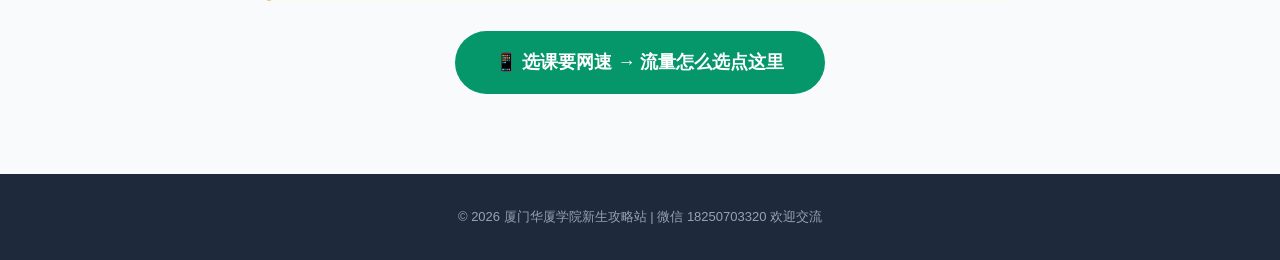
<file: course.html>
<!DOCTYPE html>
<html lang="zh-CN">
<head>
<script>if(location.protocol==="http:"&&location.host==="xmhx1.top")location.replace("https://xmhx1.top"+location.pathname+location.search+location.hash)</script>

<meta charset="UTF-8">
<meta name="viewport" content="width=device-width, initial-scale=1.0">
<title>选课避坑指南 — 厦门华厦学院新生攻略</title>
<meta name="description" content="厦门华厦学院选课避坑指南：哪些选修课容易过？哪些老师给分高？学长学姐的真实选课经验分享。">
<link rel="stylesheet" href="style.css">
</head>
<body>

<header class="header">
  <div class="container"><h1>🎓 厦门华厦学院新生攻略站</h1></div>
</header>

<div class="page-banner">
  <div class="container">
    <h2>📖 选课避坑指南</h2>
    <p>选错一门课后悔一学期 · 学长学姐用血泪换来的经验</p>
  </div>
</div>

<div class="content-area">
  <div class="container">
    <a href="index.html" class="back-link">← 返回首页</a>

    <h3>⚠️ 选课前必须知道的事</h3>

    <div class="info-box danger">
      <h4>🚨 血的教训</h4>
      <p>• 不要只看课程名字选课！有些课名字好听实际上课体验极差<br>
         • 不要信教务系统的课程简介！都是复制粘贴的<br>
         • <strong>选课拼手速+网速！校园网卡了你就抢不到好课</strong><br>
         • 先选选修课再选必修课！必修课系统自动分配，选修课要抢</p>
    </div>

    <h3>⭐ 推荐选修课</h3>
    <table class="compare-table">
      <tr><th>课程</th><th>老师</th><th>考核</th><th>推荐理由</th></tr>
      <tr><td>摄影基础</td><td>张老师</td><td>交作品</td><td>不考试，交照片就行，轻松拿高分</td></tr>
      <tr><td>中国茶文化</td><td>李老师</td><td>论文</td><td>上课喝茶聊天，期末一篇小论文</td></tr>
      <tr><td>大学生心理健康</td><td>王老师</td><td>开卷考</td><td>轻松有趣，考前看看PPT就能过</td></tr>
      <tr><td>Python程序设计</td><td>刘老师</td><td>上机+笔试</td><td>实用技能，学了不亏，找工作加分</td></tr>
      <tr><td>音乐鉴赏</td><td>陈老师</td><td>听辨+论文</td><td>每周听歌，期末写篇听后感</td></tr>
    </table>

    <h3>❌ 慎选名单</h3>
    <table class="compare-table">
      <tr><th>课程</th><th>原因</th></tr>
      <tr><td>高等数学选讲</td><td>比必修高数还难，挂科率感人</td></tr>
      <tr><td>XX老师的所有课</td><td>每节课点名+课后作业+期末闭卷（懂的都懂）</td></tr>
    </table>

    <div class="info-box warn">
      <h4>💡 选课当天操作指南</h4>
      <p>• <strong>提前10分钟登录教务系统</strong>（系统容易崩）<br>
         • <strong>用流量别用校园网！</strong>校园网关键时刻必崩，流量开热点才是王道<br>
         • 提前列好备选方案（想选的课没了马上换别的）<br>
         • 跟室友合作：每人盯一个页面，谁先刷出来帮全寝室选<br>
         • 如果系统崩溃不要慌，不停刷新就行，大家都是这样</p>
    </div>

    <div style="text-align:center;margin:30px 0;">
      <a href="card.html" class="btn btn-success btn-lg">📱 选课要网速 → 流量怎么选点这里</a>
    </div>

  </div>
</div>

<footer class="footer">
  <div class="container">
    <p>© 2026 厦门华厦学院新生攻略站 | 微信 18250703320 欢迎交流</p>
  </div>
</footer>

</body>
</html>
</file>
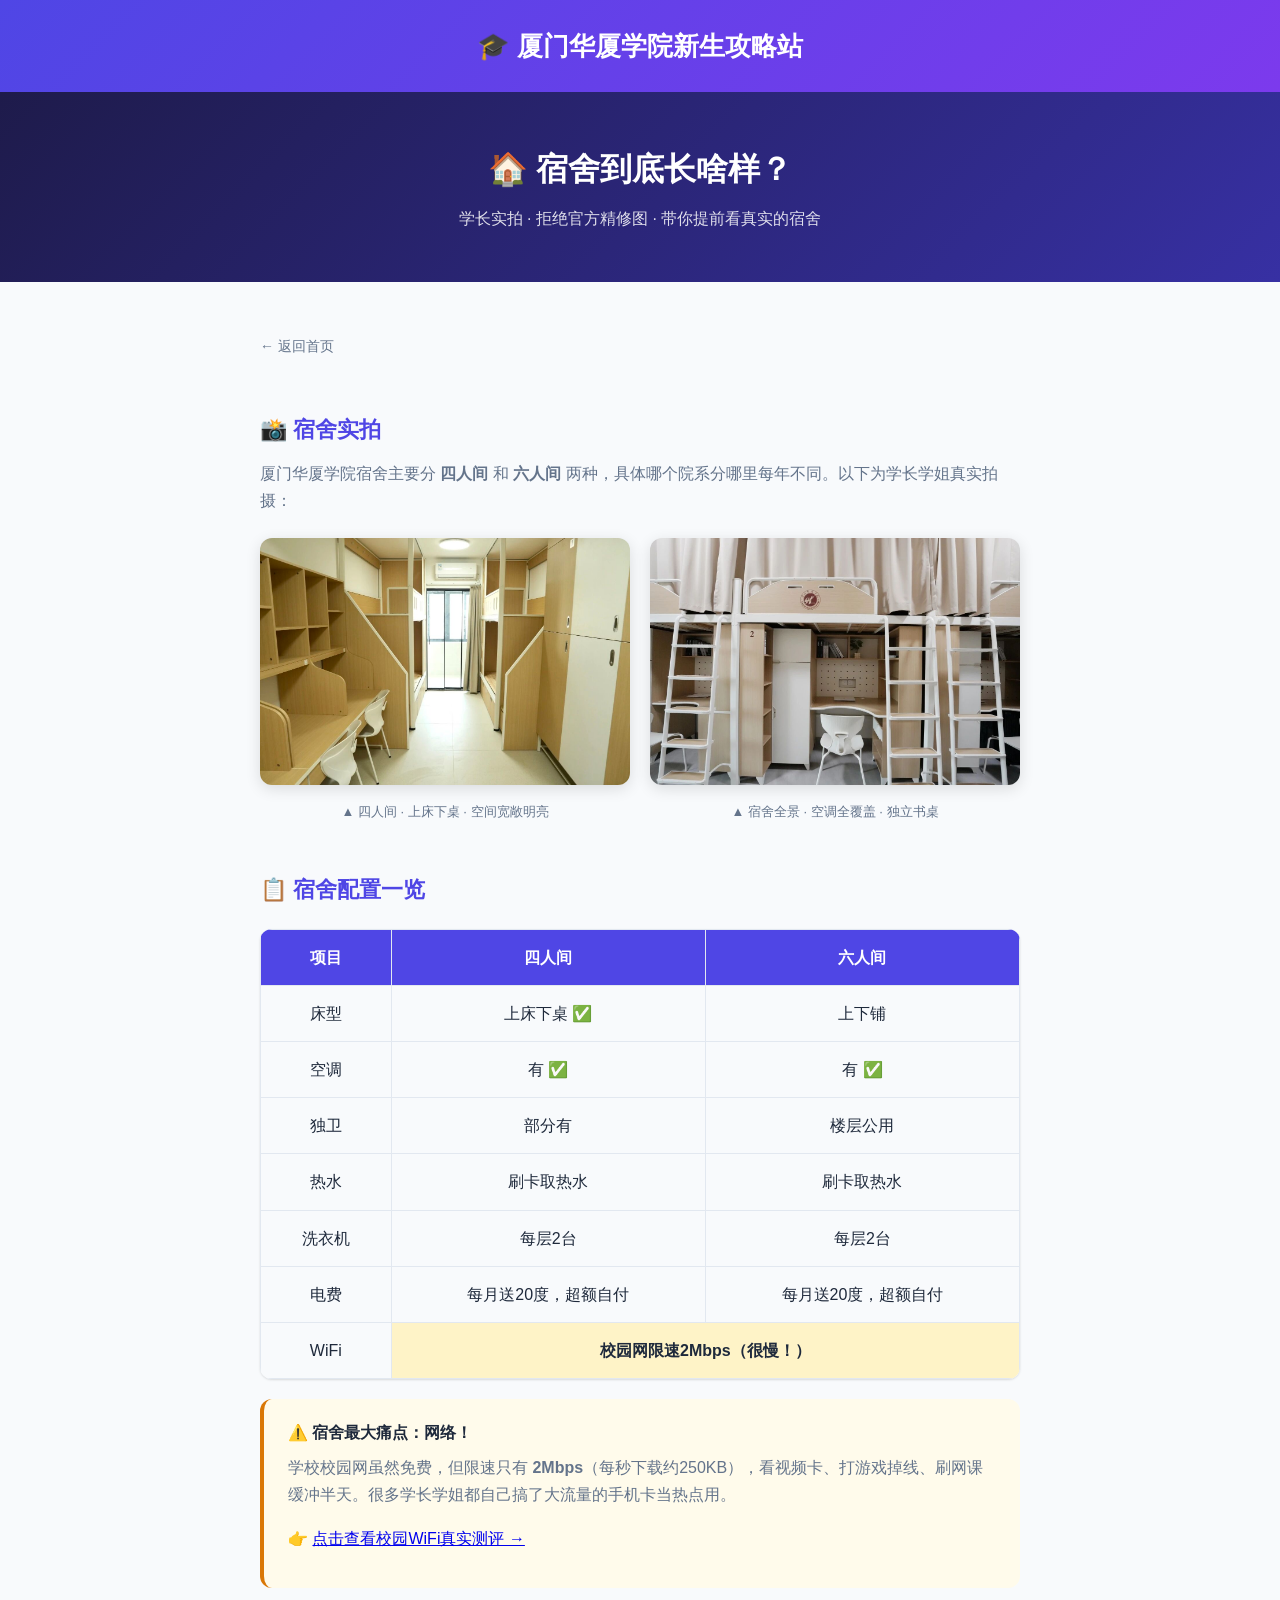
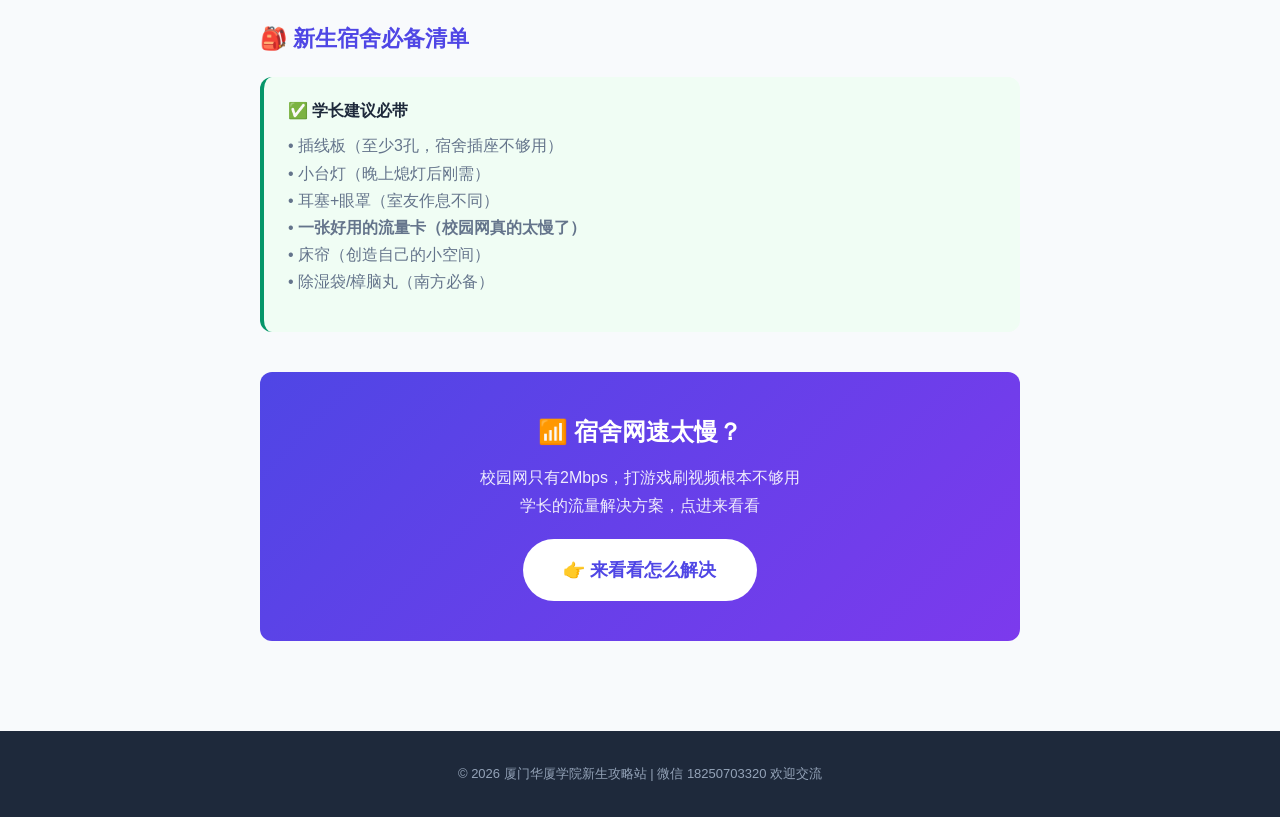
<file: dorm.html>
<!DOCTYPE html>
<html lang="zh-CN">
<head>
<script>if(location.protocol==="http:"&&location.host==="xmhx1.top")location.replace("https://xmhx1.top"+location.pathname+location.search+location.hash)</script>

<meta charset="UTF-8">
<meta name="viewport" content="width=device-width, initial-scale=1.0">
<title>宿舍实拍 — 厦门华厦学院新生攻略</title>
<meta name="description" content="厦门华厦学院宿舍真实照片：四人间/六人间实拍、空调、独卫、热水、洗衣机情况全揭秘。新生必看，提前了解你的宿舍！">
<link rel="stylesheet" href="style.css">
<style>
  .dorm-img { width: 100%; max-width: 600px; border-radius: 12px; margin: 20px auto; display: block; box-shadow: 0 4px 15px rgba(0,0,0,.12); }
  .dorm-grid { display: grid; grid-template-columns: repeat(auto-fit, minmax(320px, 1fr)); gap: 20px; margin: 24px 0; }
  .dorm-grid img { width: 100%; border-radius: 12px; box-shadow: 0 4px 15px rgba(0,0,0,.12); }
  .img-caption { text-align: center; color: #64748b; font-size: 13px; margin-top: 8px; }
</style>
</head>
<body>

<header class="header">
  <div class="container">
    <h1>🎓 厦门华厦学院新生攻略站</h1>
  </div>
</header>

<div class="page-banner">
  <div class="container">
    <h2>🏠 宿舍到底长啥样？</h2>
    <p>学长实拍 · 拒绝官方精修图 · 带你提前看真实的宿舍</p>
  </div>
</div>

<div class="content-area">
  <div class="container">
    <a href="index.html" class="back-link">← 返回首页</a>

    <h3>📸 宿舍实拍</h3>
    <p>厦门华厦学院宿舍主要分 <strong>四人间</strong> 和 <strong>六人间</strong> 两种，具体哪个院系分哪里每年不同。以下为学长学姐真实拍摄：</p>

    <div class="dorm-grid">
      <div>
        <img src="canteen1.jpg" alt="厦门华厦学院宿舍实拍 - 四人间上床下桌">
        <p class="img-caption">▲ 四人间 · 上床下桌 · 空间宽敞明亮</p>
      </div>
      <div>
        <img src="canteen2.jpg" alt="厦门华厦学院宿舍实拍 - 宿舍全景">
        <p class="img-caption">▲ 宿舍全景 · 空调全覆盖 · 独立书桌</p>
      </div>
    </div>

    <h3>📋 宿舍配置一览</h3>
    <table class="compare-table">
      <tr><th>项目</th><th>四人间</th><th>六人间</th></tr>
      <tr><td>床型</td><td>上床下桌 ✅</td><td>上下铺</td></tr>
      <tr><td>空调</td><td>有 ✅</td><td>有 ✅</td></tr>
      <tr><td>独卫</td><td>部分有</td><td>楼层公用</td></tr>
      <tr><td>热水</td><td>刷卡取热水</td><td>刷卡取热水</td></tr>
      <tr><td>洗衣机</td><td>每层2台</td><td>每层2台</td></tr>
      <tr><td>电费</td><td>每月送20度，超额自付</td><td>每月送20度，超额自付</td></tr>
      <tr><td>WiFi</td><td colspan="2" class="highlight">校园网限速2Mbps（很慢！）</td></tr>
    </table>

    <div class="info-box warn">
      <h4>⚠️ 宿舍最大痛点：网络！</h4>
      <p>学校校园网虽然免费，但限速只有 <strong>2Mbps</strong>（每秒下载约250KB），看视频卡、打游戏掉线、刷网课缓冲半天。很多学长学姐都自己搞了大流量的手机卡当热点用。</p>
      <p>👉 <a href="wifi.html">点击查看校园WiFi真实测评 →</a></p>
    </div>

    <h3>🎒 新生宿舍必备清单</h3>
    <div class="info-box tip">
      <h4>✅ 学长建议必带</h4>
      <p>• 插线板（至少3孔，宿舍插座不够用）<br>
         • 小台灯（晚上熄灯后刚需）<br>
         • 耳塞+眼罩（室友作息不同）<br>
         • <strong>一张好用的流量卡（校园网真的太慢了）</strong><br>
         • 床帘（创造自己的小空间）<br>
         • 除湿袋/樟脑丸（南方必备）</p>
    </div>

    <div class="cta-section">
      <h3>📶 宿舍网速太慢？</h3>
      <p>校园网只有2Mbps，打游戏刷视频根本不够用<br>学长的流量解决方案，点进来看看</p>
      <a href="card.html" class="btn btn-lg">👉 来看看怎么解决</a>
    </div>

  </div>
</div>

<footer class="footer">
  <div class="container">
    <p>© 2026 厦门华厦学院新生攻略站 | 微信 18250703320 欢迎交流</p>
  </div>
</footer>

</body>
</html>
</file>
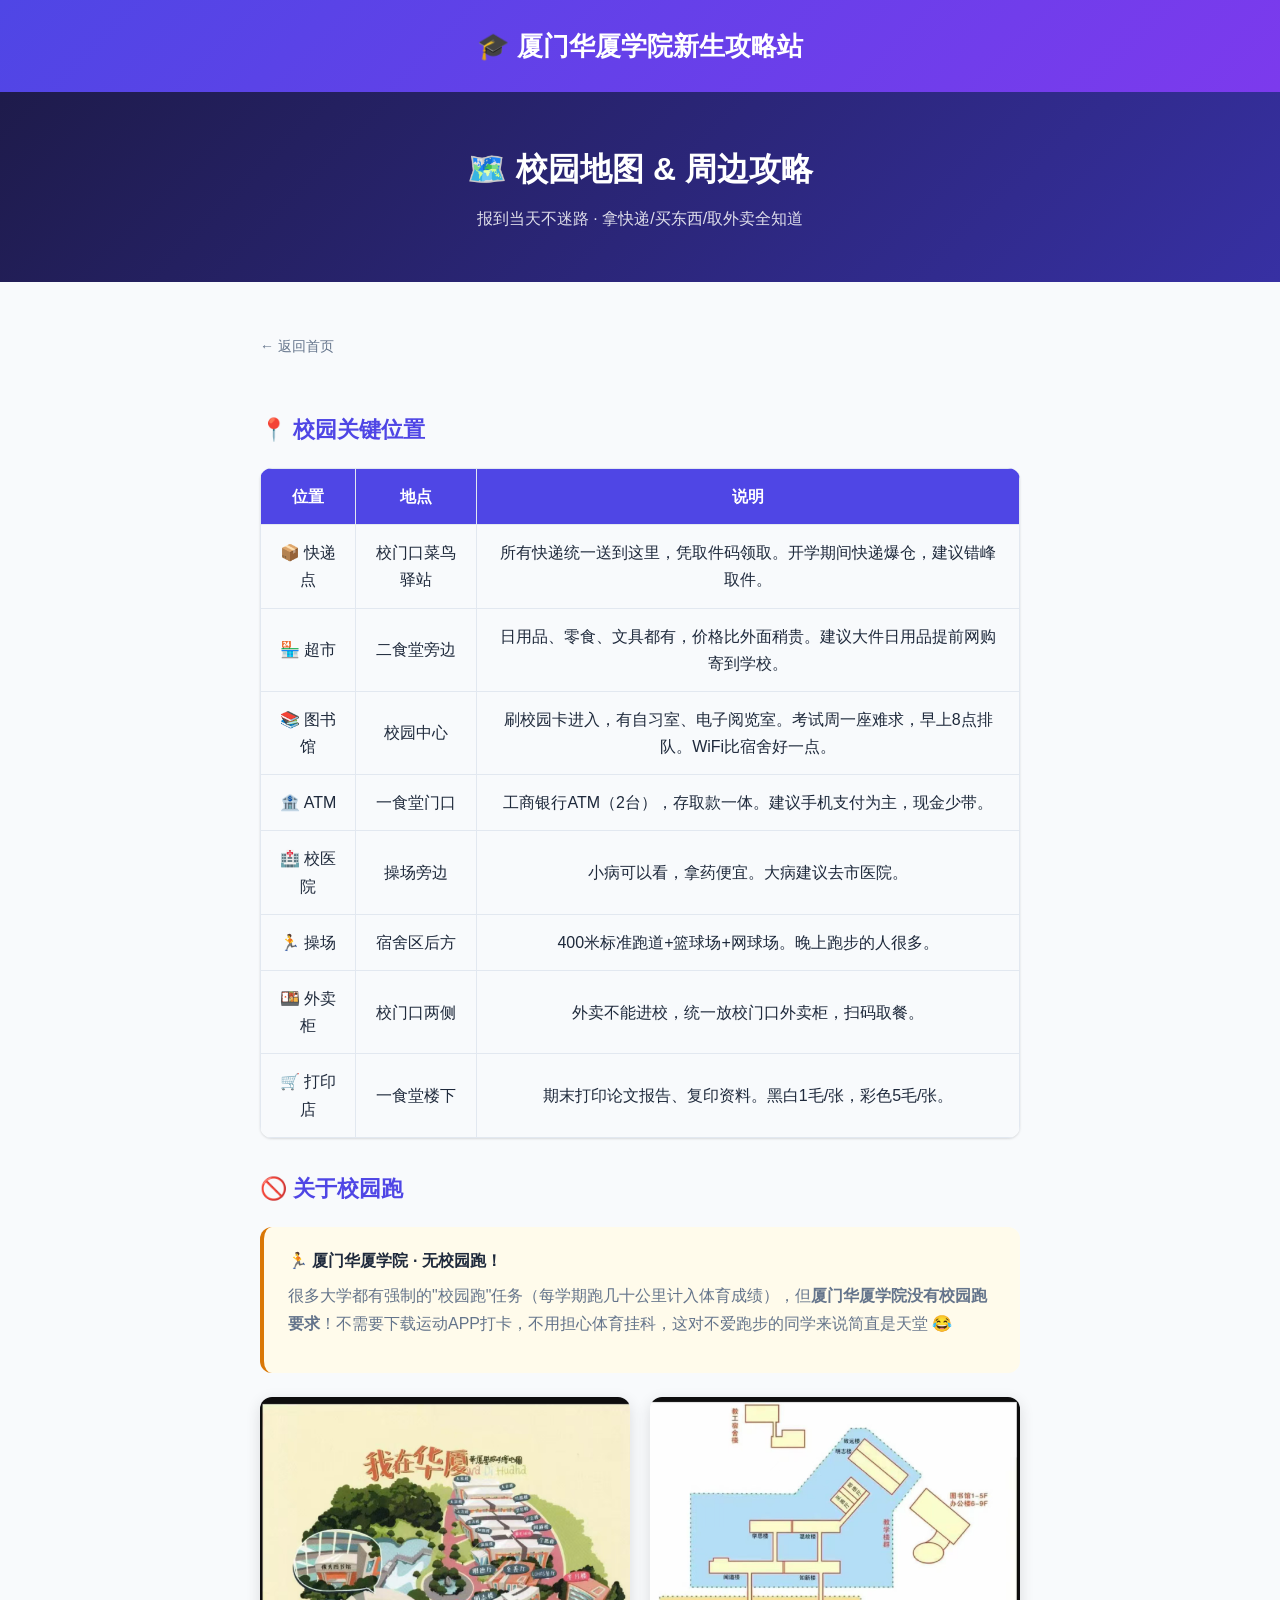
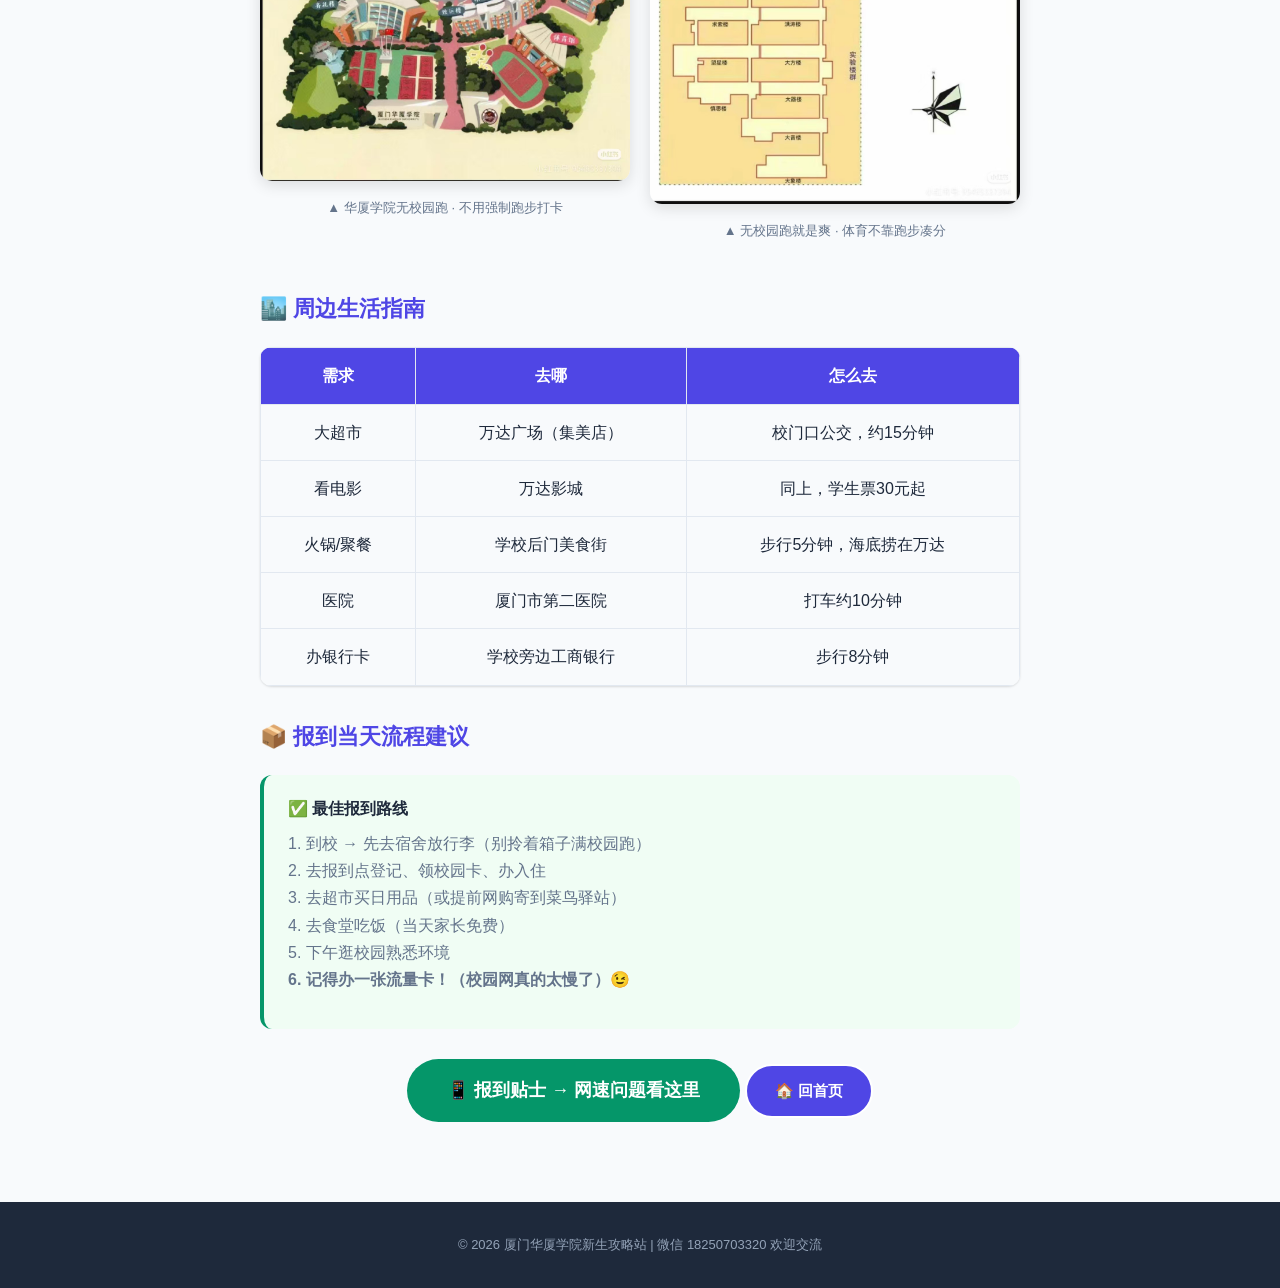
<file: map.html>
<!DOCTYPE html>
<html lang="zh-CN">
<head>
<script>if(location.protocol==="http:"&&location.host==="xmhx1.top")location.replace("https://xmhx1.top"+location.pathname+location.search+location.hash)</script>

<meta charset="UTF-8">
<meta name="viewport" content="width=device-width, initial-scale=1.0">
<title>校园地图 — 厦门华厦学院新生攻略</title>
<meta name="description" content="厦门华厦学院校园地图和周边攻略：快递点、超市、图书馆、银行ATM、外卖取餐点、周边商场。新生必看。">
<link rel="stylesheet" href="style.css">
<style>
  .map-img { width: 100%; max-width: 600px; border-radius: 12px; margin: 20px auto; display: block; box-shadow: 0 4px 15px rgba(0,0,0,.12); }
  .map-grid { display: grid; grid-template-columns: repeat(auto-fit, minmax(320px, 1fr)); gap: 20px; margin: 24px 0; }
  .map-grid img { width: 100%; border-radius: 12px; box-shadow: 0 4px 15px rgba(0,0,0,.12); }
  .img-caption { text-align: center; color: #64748b; font-size: 13px; margin-top: 8px; }
</style>
</head>
<body>

<header class="header">
  <div class="container"><h1>🎓 厦门华厦学院新生攻略站</h1></div>
</header>

<div class="page-banner">
  <div class="container">
    <h2>🗺️ 校园地图 & 周边攻略</h2>
    <p>报到当天不迷路 · 拿快递/买东西/取外卖全知道</p>
  </div>
</div>

<div class="content-area">
  <div class="container">
    <a href="index.html" class="back-link">← 返回首页</a>

    <h3>📍 校园关键位置</h3>

    <table class="compare-table">
      <tr><th>位置</th><th>地点</th><th>说明</th></tr>
      <tr><td>📦 快递点</td><td>校门口菜鸟驿站</td><td>所有快递统一送到这里，凭取件码领取。开学期间快递爆仓，建议错峰取件。</td></tr>
      <tr><td>🏪 超市</td><td>二食堂旁边</td><td>日用品、零食、文具都有，价格比外面稍贵。建议大件日用品提前网购寄到学校。</td></tr>
      <tr><td>📚 图书馆</td><td>校园中心</td><td>刷校园卡进入，有自习室、电子阅览室。考试周一座难求，早上8点排队。WiFi比宿舍好一点。</td></tr>
      <tr><td>🏦 ATM</td><td>一食堂门口</td><td>工商银行ATM（2台），存取款一体。建议手机支付为主，现金少带。</td></tr>
      <tr><td>🏥 校医院</td><td>操场旁边</td><td>小病可以看，拿药便宜。大病建议去市医院。</td></tr>
      <tr><td>🏃 操场</td><td>宿舍区后方</td><td>400米标准跑道+篮球场+网球场。晚上跑步的人很多。</td></tr>
      <tr><td>🍱 外卖柜</td><td>校门口两侧</td><td>外卖不能进校，统一放校门口外卖柜，扫码取餐。</td></tr>
      <tr><td>🛒 打印店</td><td>一食堂楼下</td><td>期末打印论文报告、复印资料。黑白1毛/张，彩色5毛/张。</td></tr>
    </table>

    <h3>🚫 关于校园跑</h3>
    <div class="info-box warn">
      <h4>🏃 厦门华厦学院 · 无校园跑！</h4>
      <p>很多大学都有强制的"校园跑"任务（每学期跑几十公里计入体育成绩），但<strong>厦门华厦学院没有校园跑要求</strong>！不需要下载运动APP打卡，不用担心体育挂科，这对不爱跑步的同学来说简直是天堂 😂</p>
    </div>

    <div class="map-grid">
      <div>
        <img src="map1.jpg" alt="厦门华厦学院 - 无校园跑">
        <p class="img-caption">▲ 华厦学院无校园跑 · 不用强制跑步打卡</p>
      </div>
      <div>
        <img src="map2.jpg" alt="厦门华厦学院校园 - 无校园跑">
        <p class="img-caption">▲ 无校园跑就是爽 · 体育不靠跑步凑分</p>
      </div>
    </div>

    <h3>🏙️ 周边生活指南</h3>

    <table class="compare-table">
      <tr><th>需求</th><th>去哪</th><th>怎么去</th></tr>
      <tr><td>大超市</td><td>万达广场（集美店）</td><td>校门口公交，约15分钟</td></tr>
      <tr><td>看电影</td><td>万达影城</td><td>同上，学生票30元起</td></tr>
      <tr><td>火锅/聚餐</td><td>学校后门美食街</td><td>步行5分钟，海底捞在万达</td></tr>
      <tr><td>医院</td><td>厦门市第二医院</td><td>打车约10分钟</td></tr>
      <tr><td>办银行卡</td><td>学校旁边工商银行</td><td>步行8分钟</td></tr>
    </table>

    <h3>📦 报到当天流程建议</h3>
    <div class="info-box tip">
      <h4>✅ 最佳报到路线</h4>
      <p>1. 到校 → 先去宿舍放行李（别拎着箱子满校园跑）<br>
         2. 去报到点登记、领校园卡、办入住<br>
         3. 去超市买日用品（或提前网购寄到菜鸟驿站）<br>
         4. 去食堂吃饭（当天家长免费）<br>
         5. 下午逛校园熟悉环境<br>
         <strong>6. 记得办一张流量卡！（校园网真的太慢了）😉</strong></p>
    </div>

    <div style="text-align:center;margin:30px 0;">
      <a href="card.html" class="btn btn-success btn-lg">📱 报到贴士 → 网速问题看这里</a>
      <a href="index.html" class="btn btn-outline" style="background:#4f46e5;color:#fff;">🏠 回首页</a>
    </div>

  </div>
</div>

<footer class="footer">
  <div class="container">
    <p>© 2026 厦门华厦学院新生攻略站 | 微信 18250703320 欢迎交流</p>
  </div>
</footer>

</body>
</html>
</file>
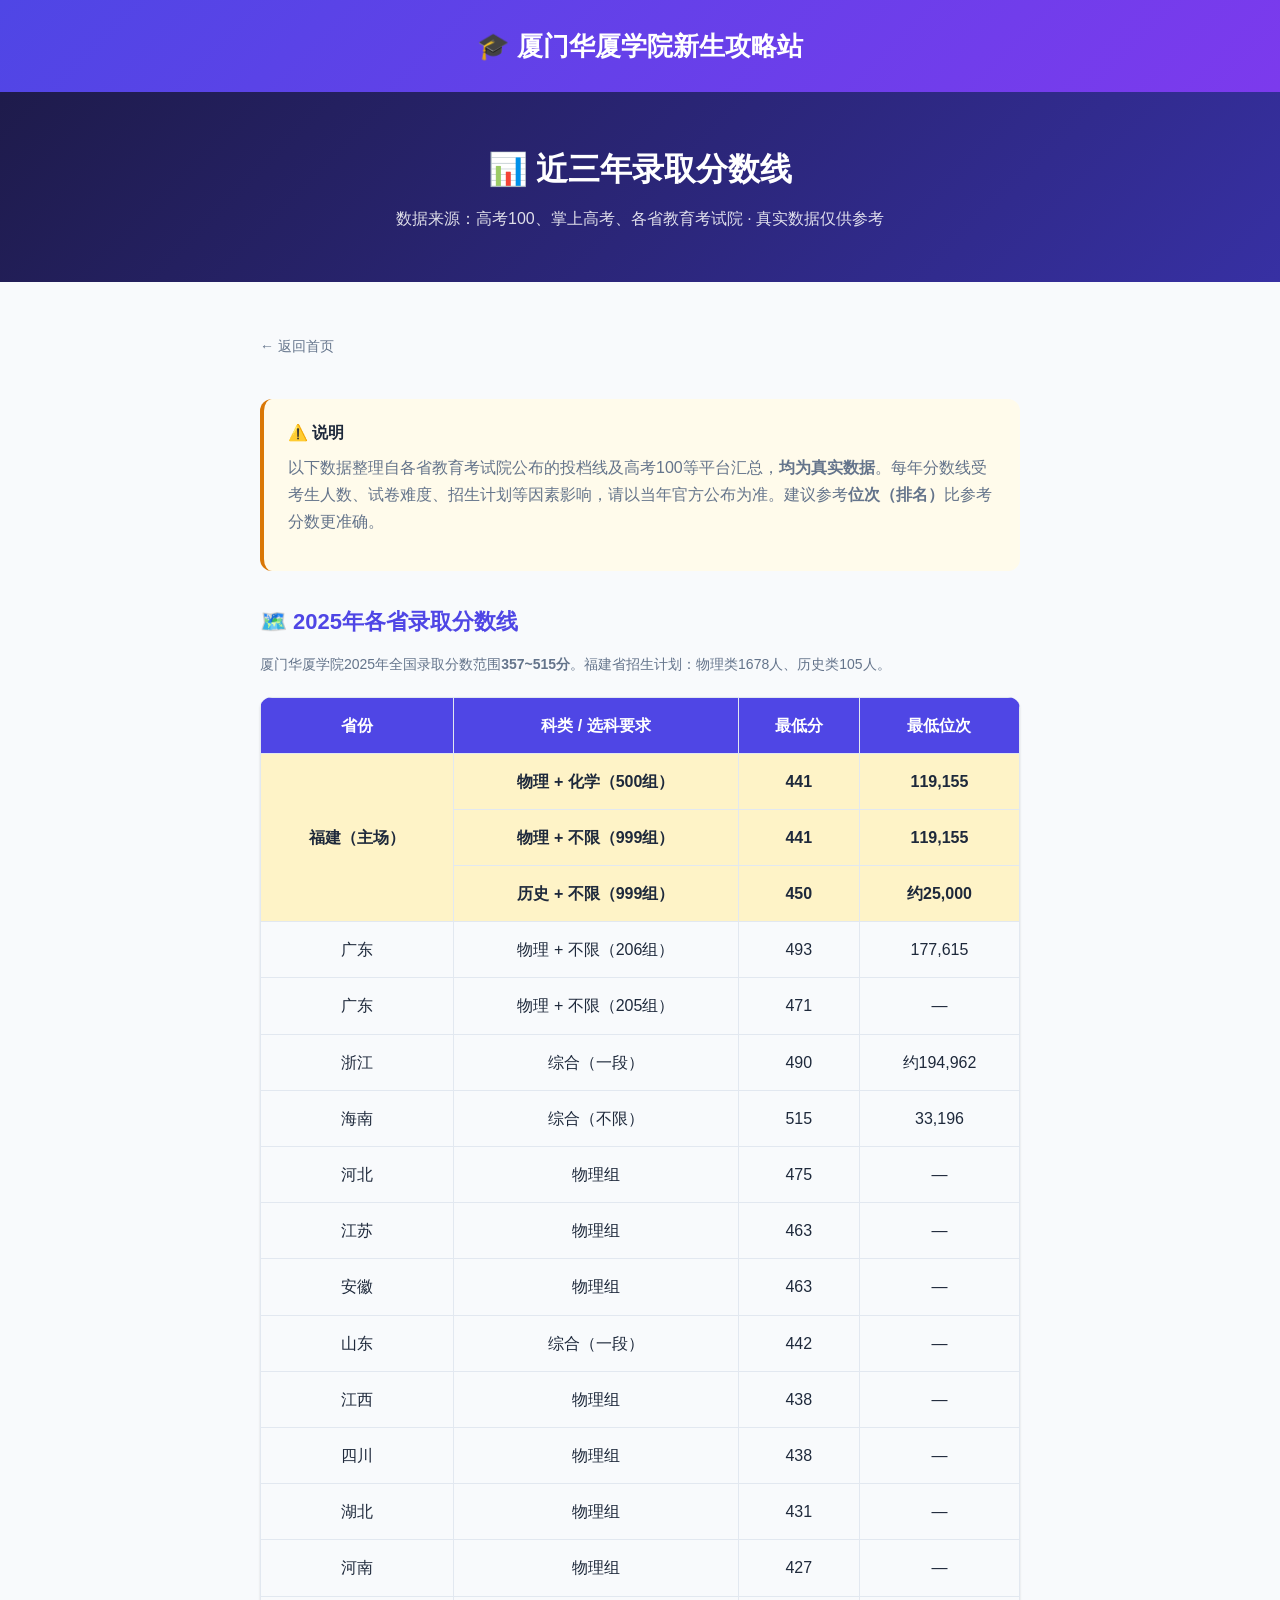
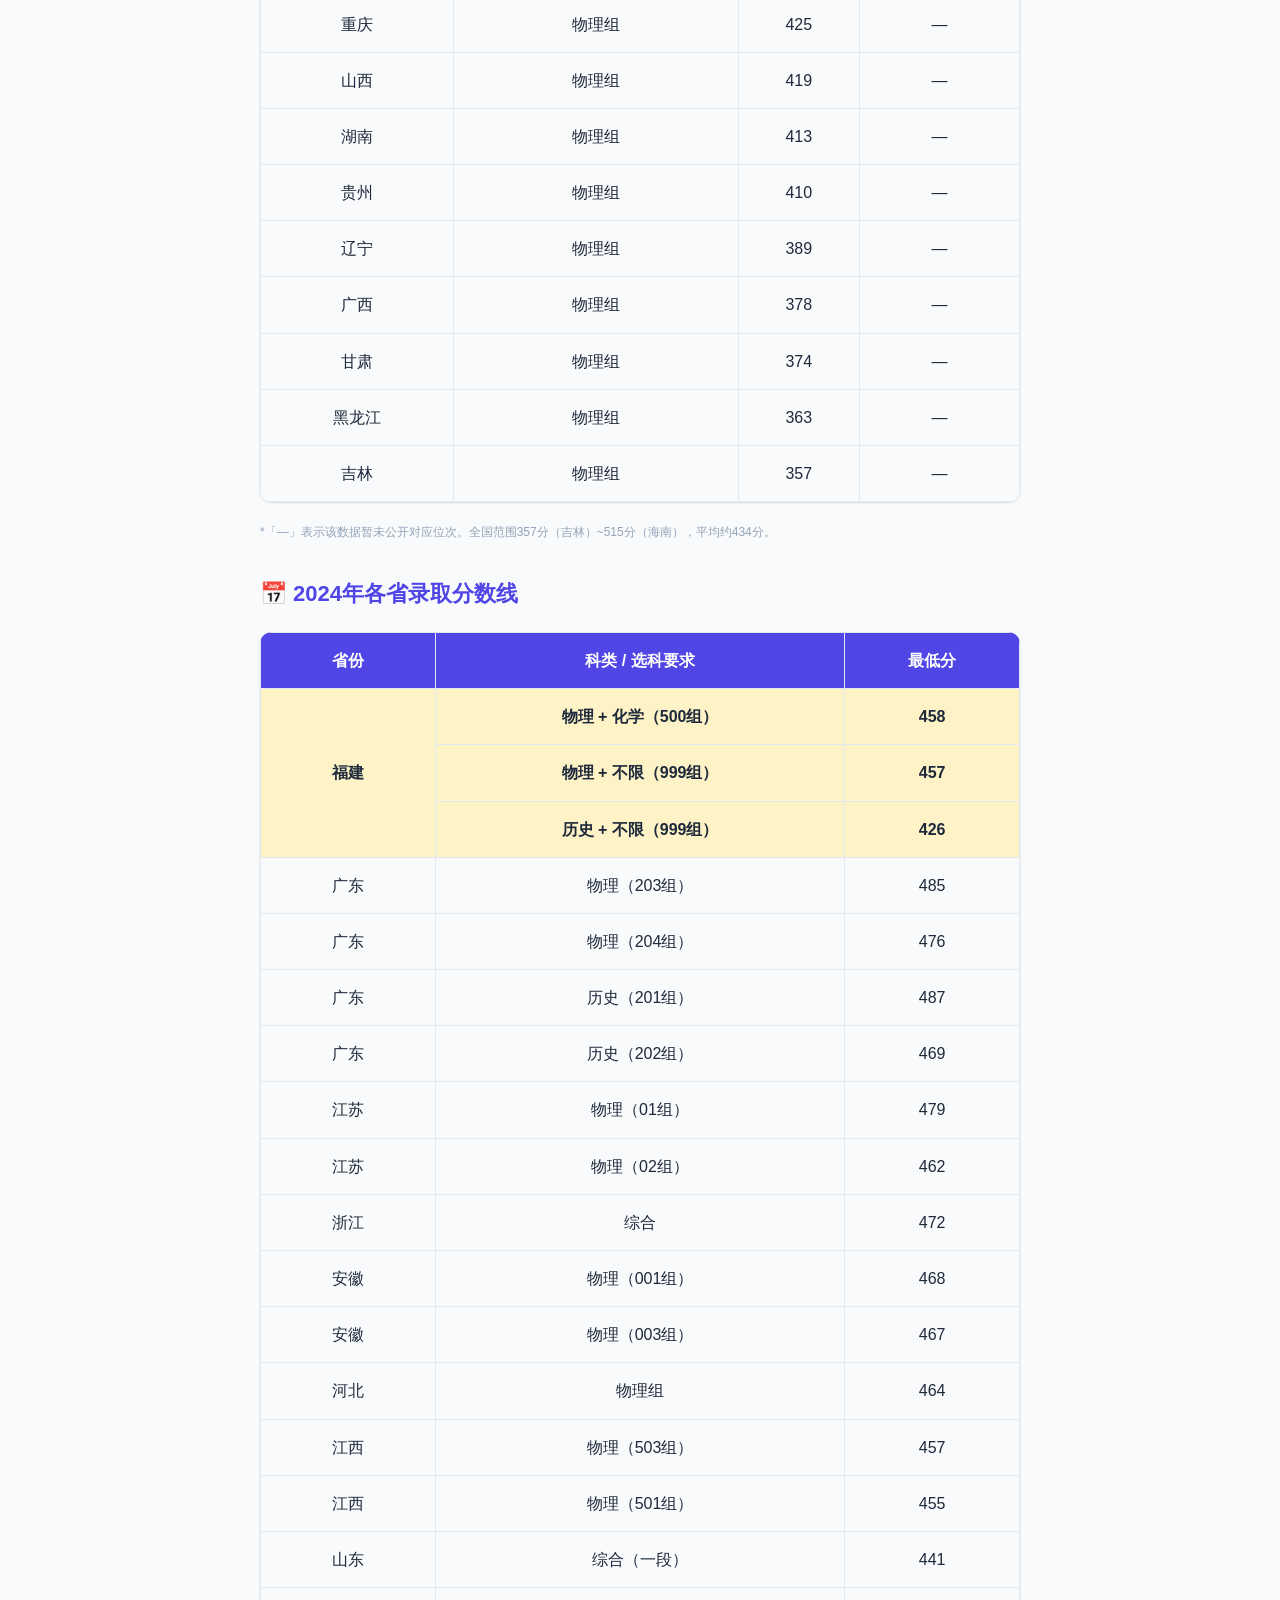
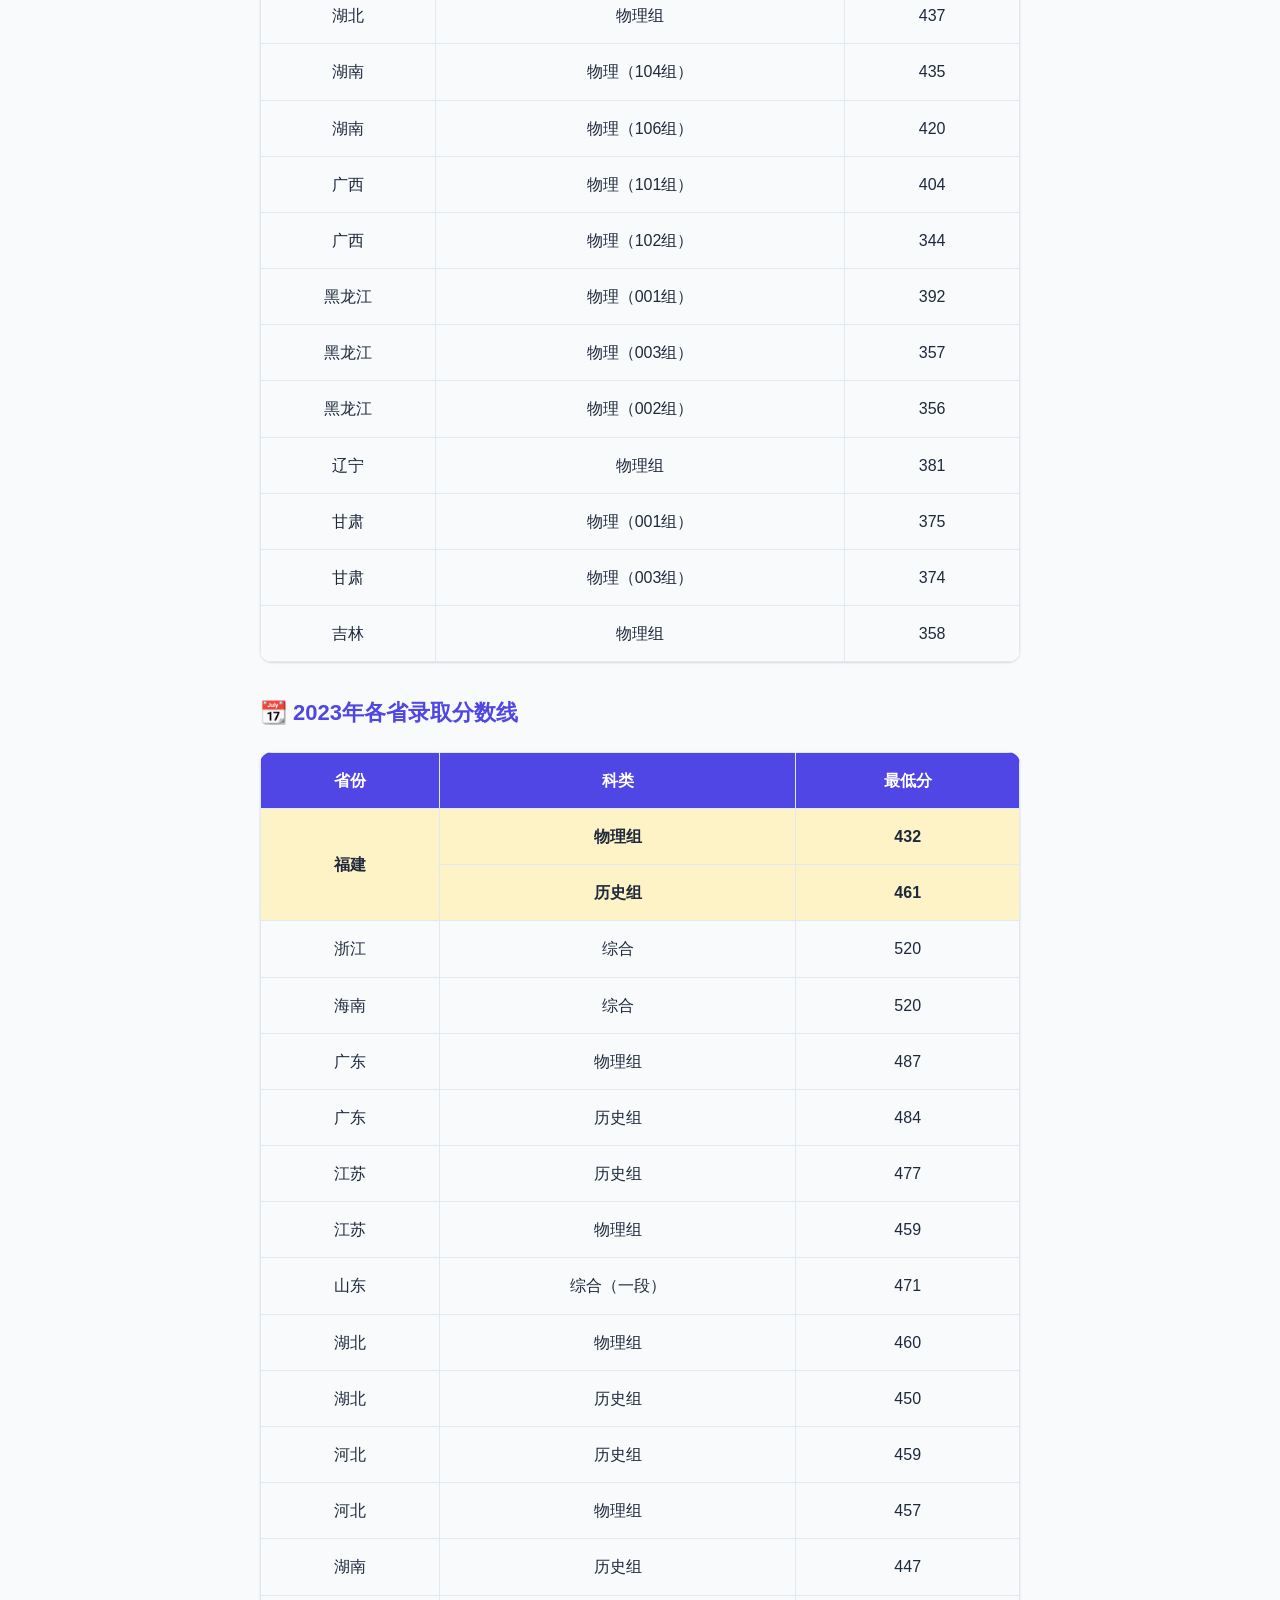
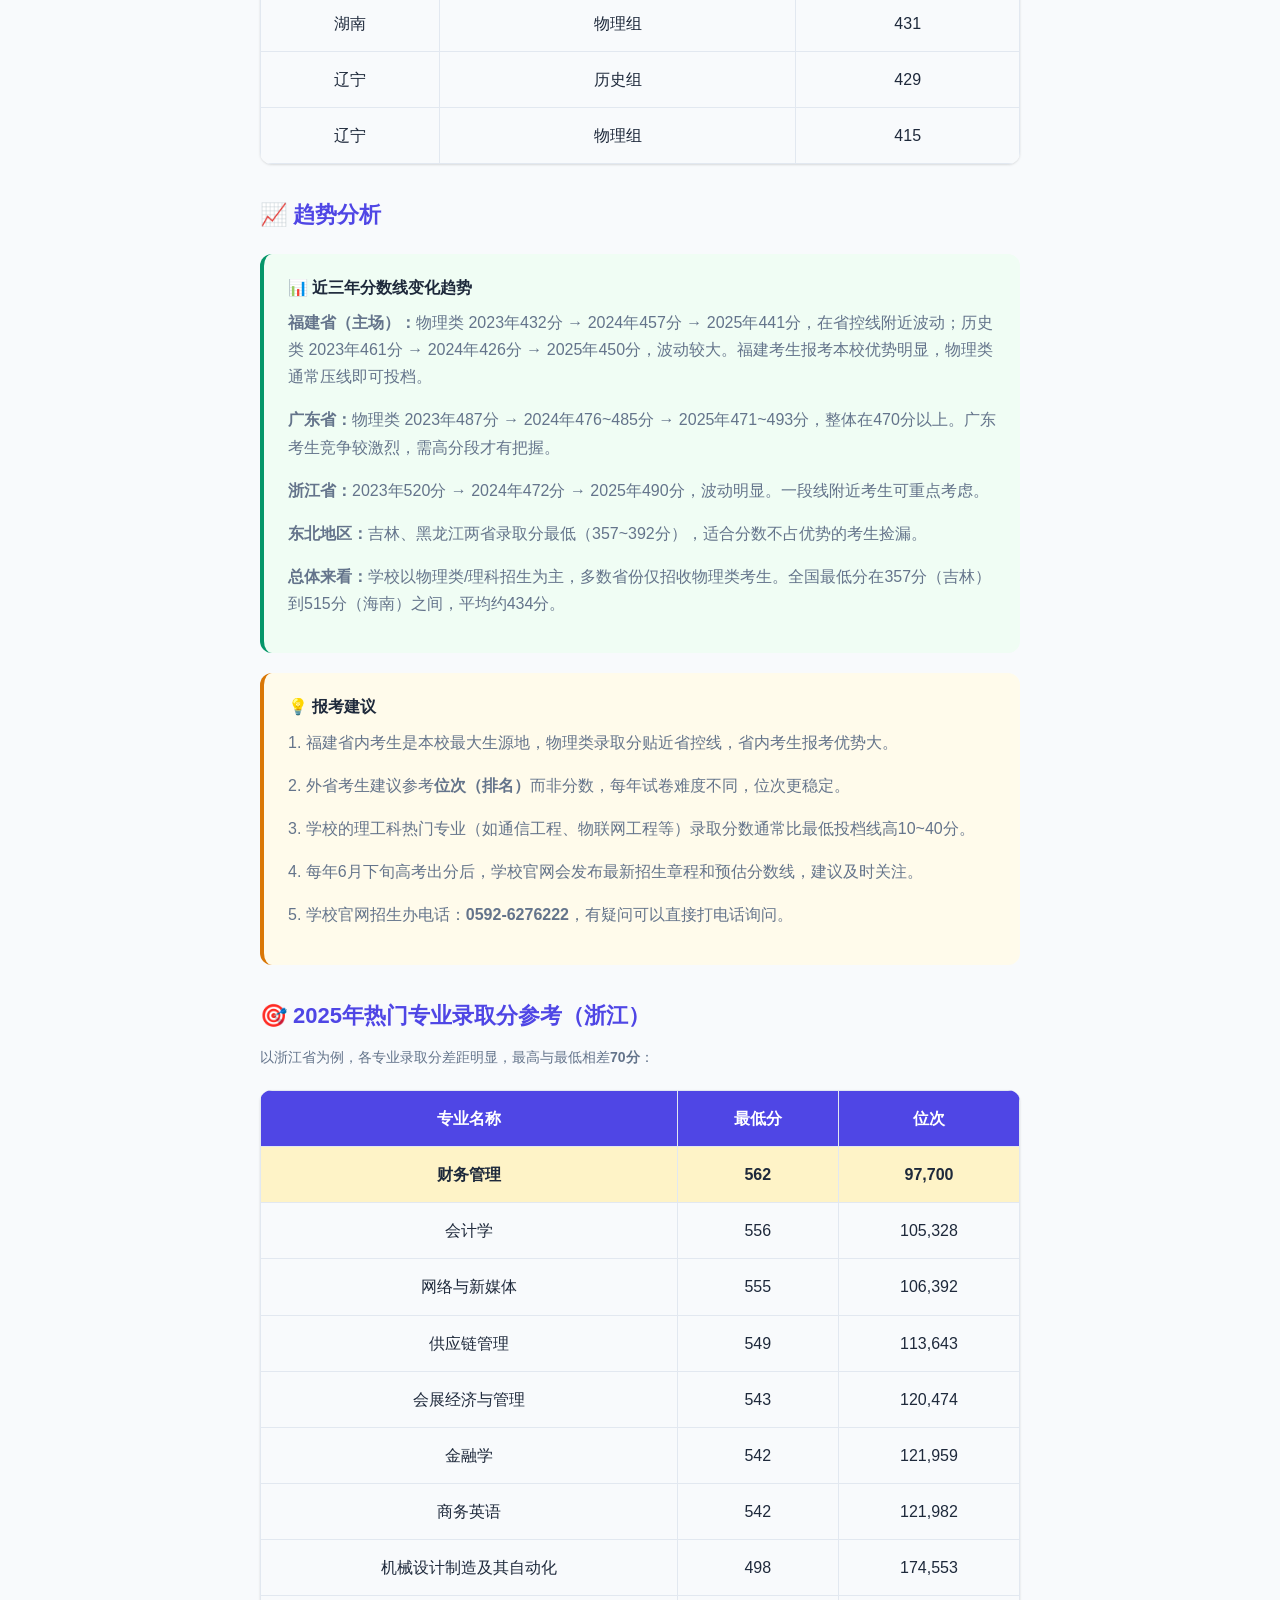
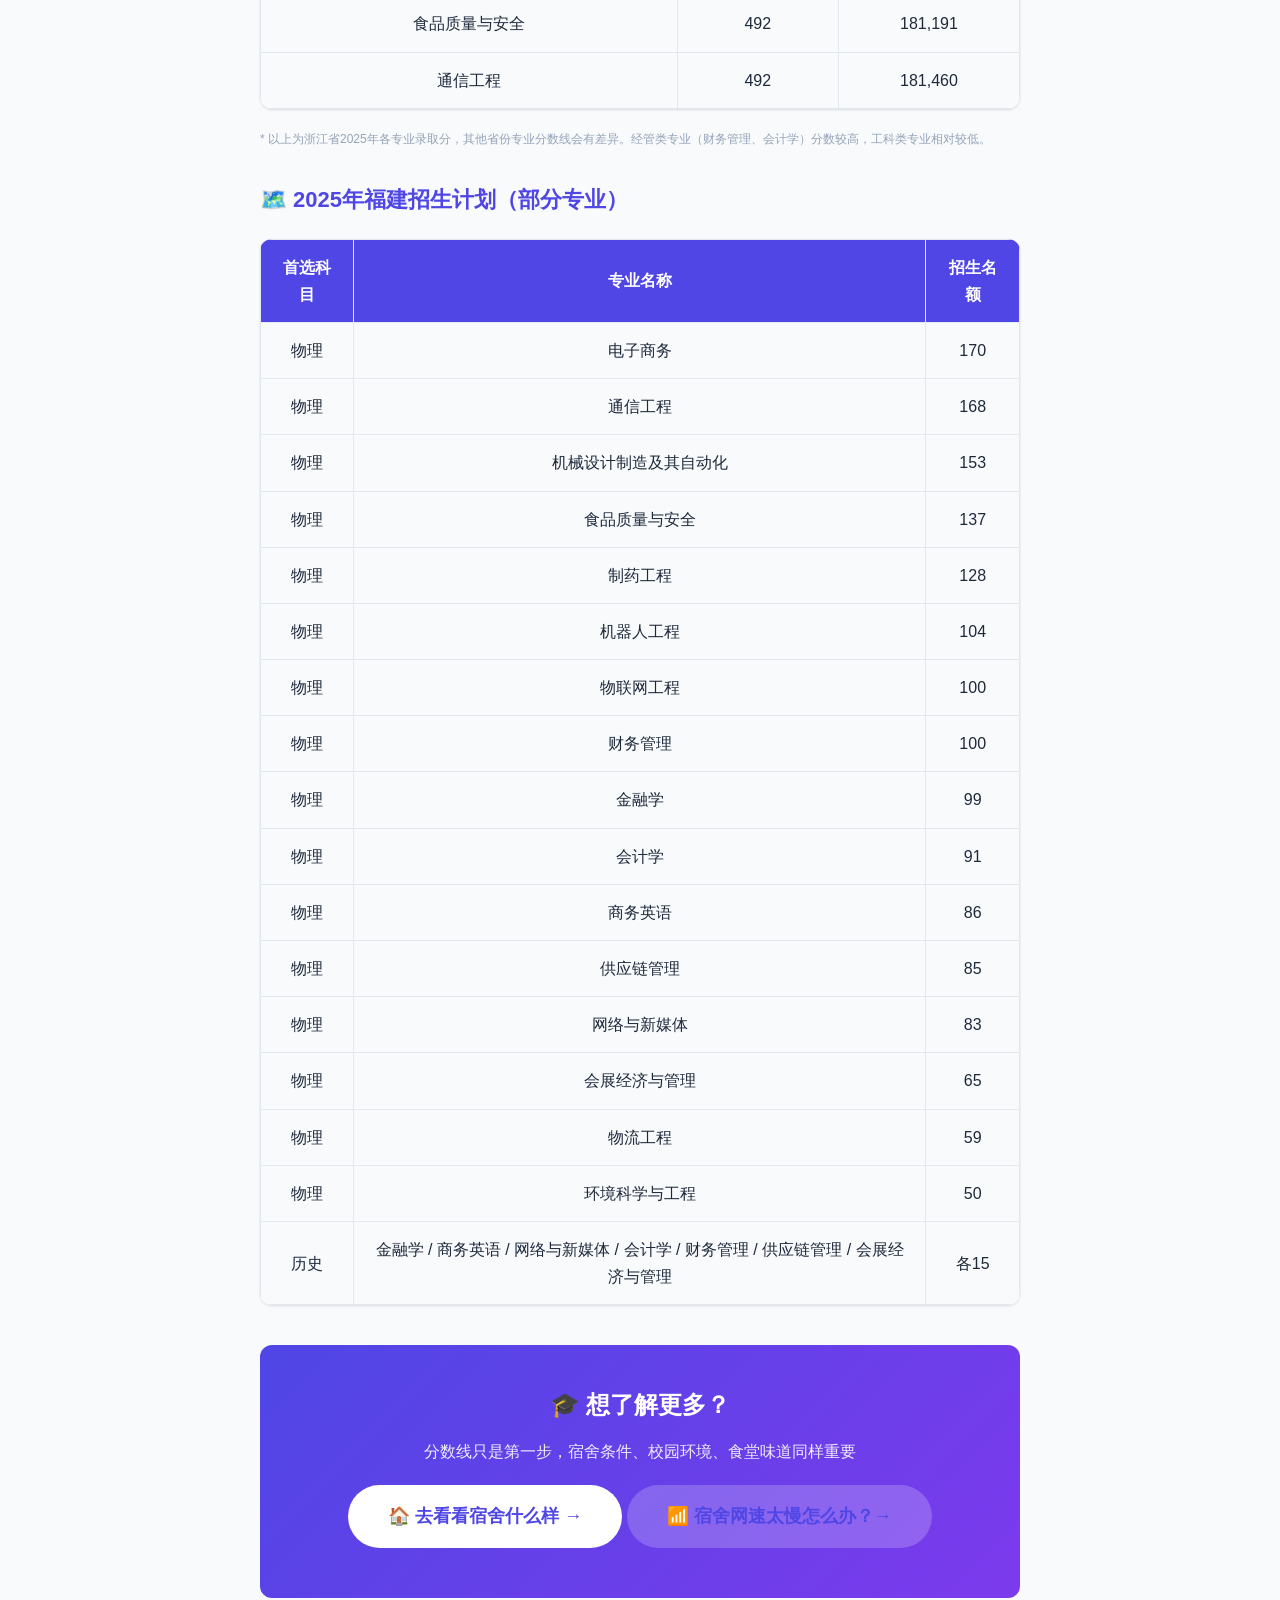
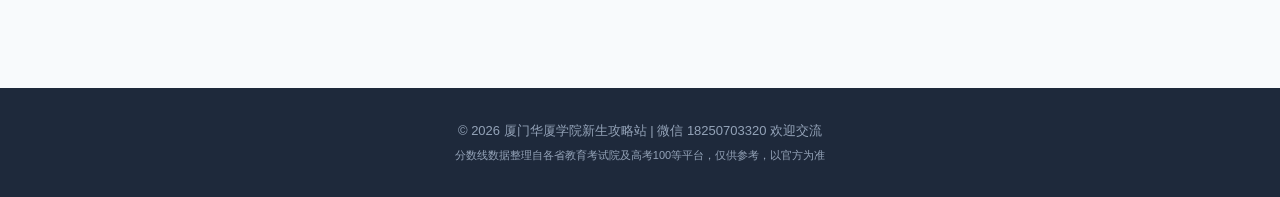
<file: scores.html>
<!DOCTYPE html>
<html lang="zh-CN">
<head>
<script>if(location.protocol==="http:"&&location.host==="xmhx1.top")location.replace("https://xmhx1.top"+location.pathname+location.search+location.hash)</script>

<meta charset="UTF-8">
<meta name="viewport" content="width=device-width, initial-scale=1.0">
<title>录取分数线 — 厦门华厦学院新生攻略</title>
<meta name="description" content="厦门华厦学院近三年各省录取分数线汇总：福建、广东、浙江、江苏、安徽等省份物理类/历史类最低投档分。帮你预估录取概率。">
<link rel="stylesheet" href="style.css">
</head>
<body>

<header class="header">
  <div class="container"><h1>🎓 厦门华厦学院新生攻略站</h1></div>
</header>

<div class="page-banner">
  <div class="container">
    <h2>📊 近三年录取分数线</h2>
    <p>数据来源：高考100、掌上高考、各省教育考试院 · 真实数据仅供参考</p>
  </div>
</div>

<div class="content-area">
  <div class="container">
    <a href="index.html" class="back-link">← 返回首页</a>

    <div class="info-box warn">
      <h4>⚠️ 说明</h4>
      <p>以下数据整理自各省教育考试院公布的投档线及高考100等平台汇总，<strong>均为真实数据</strong>。每年分数线受考生人数、试卷难度、招生计划等因素影响，请以当年官方公布为准。建议参考<strong>位次（排名）</strong>比参考分数更准确。</p>
    </div>

    <h3>🗺️ 2025年各省录取分数线</h3>
    <p style="color:#64748b;font-size:14px;margin-bottom:16px;">厦门华厦学院2025年全国录取分数范围<strong>357~515分</strong>。福建省招生计划：物理类1678人、历史类105人。</p>

    <table class="compare-table">
      <tr>
        <th>省份</th>
        <th>科类 / 选科要求</th>
        <th>最低分</th>
        <th>最低位次</th>
      </tr>
      <tr class="highlight">
        <td rowspan="3"><strong>福建</strong>（主场）</td>
        <td>物理 + 化学（500组）</td>
        <td><strong>441</strong></td>
        <td>119,155</td>
      </tr>
      <tr class="highlight">
        <td>物理 + 不限（999组）</td>
        <td><strong>441</strong></td>
        <td>119,155</td>
      </tr>
      <tr class="highlight">
        <td>历史 + 不限（999组）</td>
        <td><strong>450</strong></td>
        <td>约25,000</td>
      </tr>
      <tr><td>广东</td><td>物理 + 不限（206组）</td><td>493</td><td>177,615</td></tr>
      <tr><td>广东</td><td>物理 + 不限（205组）</td><td>471</td><td>—</td></tr>
      <tr><td>浙江</td><td>综合（一段）</td><td>490</td><td>约194,962</td></tr>
      <tr><td>海南</td><td>综合（不限）</td><td>515</td><td>33,196</td></tr>
      <tr><td>河北</td><td>物理组</td><td>475</td><td>—</td></tr>
      <tr><td>江苏</td><td>物理组</td><td>463</td><td>—</td></tr>
      <tr><td>安徽</td><td>物理组</td><td>463</td><td>—</td></tr>
      <tr><td>山东</td><td>综合（一段）</td><td>442</td><td>—</td></tr>
      <tr><td>江西</td><td>物理组</td><td>438</td><td>—</td></tr>
      <tr><td>四川</td><td>物理组</td><td>438</td><td>—</td></tr>
      <tr><td>湖北</td><td>物理组</td><td>431</td><td>—</td></tr>
      <tr><td>河南</td><td>物理组</td><td>427</td><td>—</td></tr>
      <tr><td>重庆</td><td>物理组</td><td>425</td><td>—</td></tr>
      <tr><td>山西</td><td>物理组</td><td>419</td><td>—</td></tr>
      <tr><td>湖南</td><td>物理组</td><td>413</td><td>—</td></tr>
      <tr><td>贵州</td><td>物理组</td><td>410</td><td>—</td></tr>
      <tr><td>辽宁</td><td>物理组</td><td>389</td><td>—</td></tr>
      <tr><td>广西</td><td>物理组</td><td>378</td><td>—</td></tr>
      <tr><td>甘肃</td><td>物理组</td><td>374</td><td>—</td></tr>
      <tr><td>黑龙江</td><td>物理组</td><td>363</td><td>—</td></tr>
      <tr><td>吉林</td><td>物理组</td><td>357</td><td>—</td></tr>
    </table>
    <p style="color:#94a3b8;font-size:12px;margin-top:8px;">*「—」表示该数据暂未公开对应位次。全国范围357分（吉林）~515分（海南），平均约434分。</p>

    <h3>📅 2024年各省录取分数线</h3>

    <table class="compare-table">
      <tr>
        <th>省份</th>
        <th>科类 / 选科要求</th>
        <th>最低分</th>
      </tr>
      <tr class="highlight"><td rowspan="3"><strong>福建</strong></td><td>物理 + 化学（500组）</td><td><strong>458</strong></td></tr>
      <tr class="highlight"><td>物理 + 不限（999组）</td><td><strong>457</strong></td></tr>
      <tr class="highlight"><td>历史 + 不限（999组）</td><td><strong>426</strong></td></tr>
      <tr><td>广东</td><td>物理（203组）</td><td>485</td></tr>
      <tr><td>广东</td><td>物理（204组）</td><td>476</td></tr>
      <tr><td>广东</td><td>历史（201组）</td><td>487</td></tr>
      <tr><td>广东</td><td>历史（202组）</td><td>469</td></tr>
      <tr><td>江苏</td><td>物理（01组）</td><td>479</td></tr>
      <tr><td>江苏</td><td>物理（02组）</td><td>462</td></tr>
      <tr><td>浙江</td><td>综合</td><td>472</td></tr>
      <tr><td>安徽</td><td>物理（001组）</td><td>468</td></tr>
      <tr><td>安徽</td><td>物理（003组）</td><td>467</td></tr>
      <tr><td>河北</td><td>物理组</td><td>464</td></tr>
      <tr><td>江西</td><td>物理（503组）</td><td>457</td></tr>
      <tr><td>江西</td><td>物理（501组）</td><td>455</td></tr>
      <tr><td>山东</td><td>综合（一段）</td><td>441</td></tr>
      <tr><td>湖北</td><td>物理组</td><td>437</td></tr>
      <tr><td>湖南</td><td>物理（104组）</td><td>435</td></tr>
      <tr><td>湖南</td><td>物理（106组）</td><td>420</td></tr>
      <tr><td>广西</td><td>物理（101组）</td><td>404</td></tr>
      <tr><td>广西</td><td>物理（102组）</td><td>344</td></tr>
      <tr><td>黑龙江</td><td>物理（001组）</td><td>392</td></tr>
      <tr><td>黑龙江</td><td>物理（003组）</td><td>357</td></tr>
      <tr><td>黑龙江</td><td>物理（002组）</td><td>356</td></tr>
      <tr><td>辽宁</td><td>物理组</td><td>381</td></tr>
      <tr><td>甘肃</td><td>物理（001组）</td><td>375</td></tr>
      <tr><td>甘肃</td><td>物理（003组）</td><td>374</td></tr>
      <tr><td>吉林</td><td>物理组</td><td>358</td></tr>
    </table>

    <h3>📆 2023年各省录取分数线</h3>

    <table class="compare-table">
      <tr>
        <th>省份</th>
        <th>科类</th>
        <th>最低分</th>
      </tr>
      <tr class="highlight"><td rowspan="2"><strong>福建</strong></td><td>物理组</td><td><strong>432</strong></td></tr>
      <tr class="highlight"><td>历史组</td><td><strong>461</strong></td></tr>
      <tr><td>浙江</td><td>综合</td><td>520</td></tr>
      <tr><td>海南</td><td>综合</td><td>520</td></tr>
      <tr><td>广东</td><td>物理组</td><td>487</td></tr>
      <tr><td>广东</td><td>历史组</td><td>484</td></tr>
      <tr><td>江苏</td><td>历史组</td><td>477</td></tr>
      <tr><td>江苏</td><td>物理组</td><td>459</td></tr>
      <tr><td>山东</td><td>综合（一段）</td><td>471</td></tr>
      <tr><td>湖北</td><td>物理组</td><td>460</td></tr>
      <tr><td>湖北</td><td>历史组</td><td>450</td></tr>
      <tr><td>河北</td><td>历史组</td><td>459</td></tr>
      <tr><td>河北</td><td>物理组</td><td>457</td></tr>
      <tr><td>湖南</td><td>历史组</td><td>447</td></tr>
      <tr><td>湖南</td><td>物理组</td><td>431</td></tr>
      <tr><td>辽宁</td><td>历史组</td><td>429</td></tr>
      <tr><td>辽宁</td><td>物理组</td><td>415</td></tr>
    </table>

    <h3>📈 趋势分析</h3>

    <div class="info-box tip">
      <h4>📊 近三年分数线变化趋势</h4>
      <p><strong>福建省（主场）：</strong>物理类 2023年432分 → 2024年457分 → 2025年441分，在省控线附近波动；历史类 2023年461分 → 2024年426分 → 2025年450分，波动较大。福建考生报考本校优势明显，物理类通常压线即可投档。</p>
      <p><strong>广东省：</strong>物理类 2023年487分 → 2024年476~485分 → 2025年471~493分，整体在470分以上。广东考生竞争较激烈，需高分段才有把握。</p>
      <p><strong>浙江省：</strong>2023年520分 → 2024年472分 → 2025年490分，波动明显。一段线附近考生可重点考虑。</p>
      <p><strong>东北地区：</strong>吉林、黑龙江两省录取分最低（357~392分），适合分数不占优势的考生捡漏。</p>
      <p><strong>总体来看：</strong>学校以物理类/理科招生为主，多数省份仅招收物理类考生。全国最低分在357分（吉林）到515分（海南）之间，平均约434分。</p>
    </div>

    <div class="info-box warn">
      <h4>💡 报考建议</h4>
      <p>1. 福建省内考生是本校最大生源地，物理类录取分贴近省控线，省内考生报考优势大。</p>
      <p>2. 外省考生建议参考<strong>位次（排名）</strong>而非分数，每年试卷难度不同，位次更稳定。</p>
      <p>3. 学校的理工科热门专业（如通信工程、物联网工程等）录取分数通常比最低投档线高10~40分。</p>
      <p>4. 每年6月下旬高考出分后，学校官网会发布最新招生章程和预估分数线，建议及时关注。</p>
      <p>5. 学校官网招生办电话：<strong>0592-6276222</strong>，有疑问可以直接打电话询问。</p>
    </div>

    <h3>🎯 2025年热门专业录取分参考（浙江）</h3>
    <p style="color:#64748b;font-size:14px;margin-bottom:12px;">以浙江省为例，各专业录取分差距明显，最高与最低相差<strong>70分</strong>：</p>

    <table class="compare-table">
      <tr><th>专业名称</th><th>最低分</th><th>位次</th></tr>
      <tr class="highlight"><td>财务管理</td><td><strong>562</strong></td><td>97,700</td></tr>
      <tr><td>会计学</td><td>556</td><td>105,328</td></tr>
      <tr><td>网络与新媒体</td><td>555</td><td>106,392</td></tr>
      <tr><td>供应链管理</td><td>549</td><td>113,643</td></tr>
      <tr><td>会展经济与管理</td><td>543</td><td>120,474</td></tr>
      <tr><td>金融学</td><td>542</td><td>121,959</td></tr>
      <tr><td>商务英语</td><td>542</td><td>121,982</td></tr>
      <tr><td>机械设计制造及其自动化</td><td>498</td><td>174,553</td></tr>
      <tr><td>食品质量与安全</td><td>492</td><td>181,191</td></tr>
      <tr><td>通信工程</td><td>492</td><td>181,460</td></tr>
    </table>
    <p style="color:#94a3b8;font-size:12px;margin-top:8px;">* 以上为浙江省2025年各专业录取分，其他省份专业分数线会有差异。经管类专业（财务管理、会计学）分数较高，工科类专业相对较低。</p>

    <h3>🗺️ 2025年福建招生计划（部分专业）</h3>

    <table class="compare-table">
      <tr><th>首选科目</th><th>专业名称</th><th>招生名额</th></tr>
      <tr><td>物理</td><td>电子商务</td><td>170</td></tr>
      <tr><td>物理</td><td>通信工程</td><td>168</td></tr>
      <tr><td>物理</td><td>机械设计制造及其自动化</td><td>153</td></tr>
      <tr><td>物理</td><td>食品质量与安全</td><td>137</td></tr>
      <tr><td>物理</td><td>制药工程</td><td>128</td></tr>
      <tr><td>物理</td><td>机器人工程</td><td>104</td></tr>
      <tr><td>物理</td><td>物联网工程</td><td>100</td></tr>
      <tr><td>物理</td><td>财务管理</td><td>100</td></tr>
      <tr><td>物理</td><td>金融学</td><td>99</td></tr>
      <tr><td>物理</td><td>会计学</td><td>91</td></tr>
      <tr><td>物理</td><td>商务英语</td><td>86</td></tr>
      <tr><td>物理</td><td>供应链管理</td><td>85</td></tr>
      <tr><td>物理</td><td>网络与新媒体</td><td>83</td></tr>
      <tr><td>物理</td><td>会展经济与管理</td><td>65</td></tr>
      <tr><td>物理</td><td>物流工程</td><td>59</td></tr>
      <tr><td>物理</td><td>环境科学与工程</td><td>50</td></tr>
      <tr><td>历史</td><td>金融学 / 商务英语 / 网络与新媒体 / 会计学 / 财务管理 / 供应链管理 / 会展经济与管理</td><td>各15</td></tr>
    </table>

    <div class="cta-section">
      <h3>🎓 想了解更多？</h3>
      <p>分数线只是第一步，宿舍条件、校园环境、食堂味道同样重要</p>
      <a href="dorm.html" class="btn btn-lg" style="margin-bottom:10px;">🏠 去看看宿舍什么样 →</a>
      <a href="card.html" class="btn btn-lg" style="background:rgba(255,255,255,.2);">📶 宿舍网速太慢怎么办？→</a>
    </div>

  </div>
</div>

<footer class="footer">
  <div class="container">
    <p>© 2026 厦门华厦学院新生攻略站 | 微信 18250703320 欢迎交流</p>
    <p style="font-size:11px;margin-top:4px;">分数线数据整理自各省教育考试院及高考100等平台，仅供参考，以官方为准</p>
  </div>
</footer>

</body>
</html>
</file>
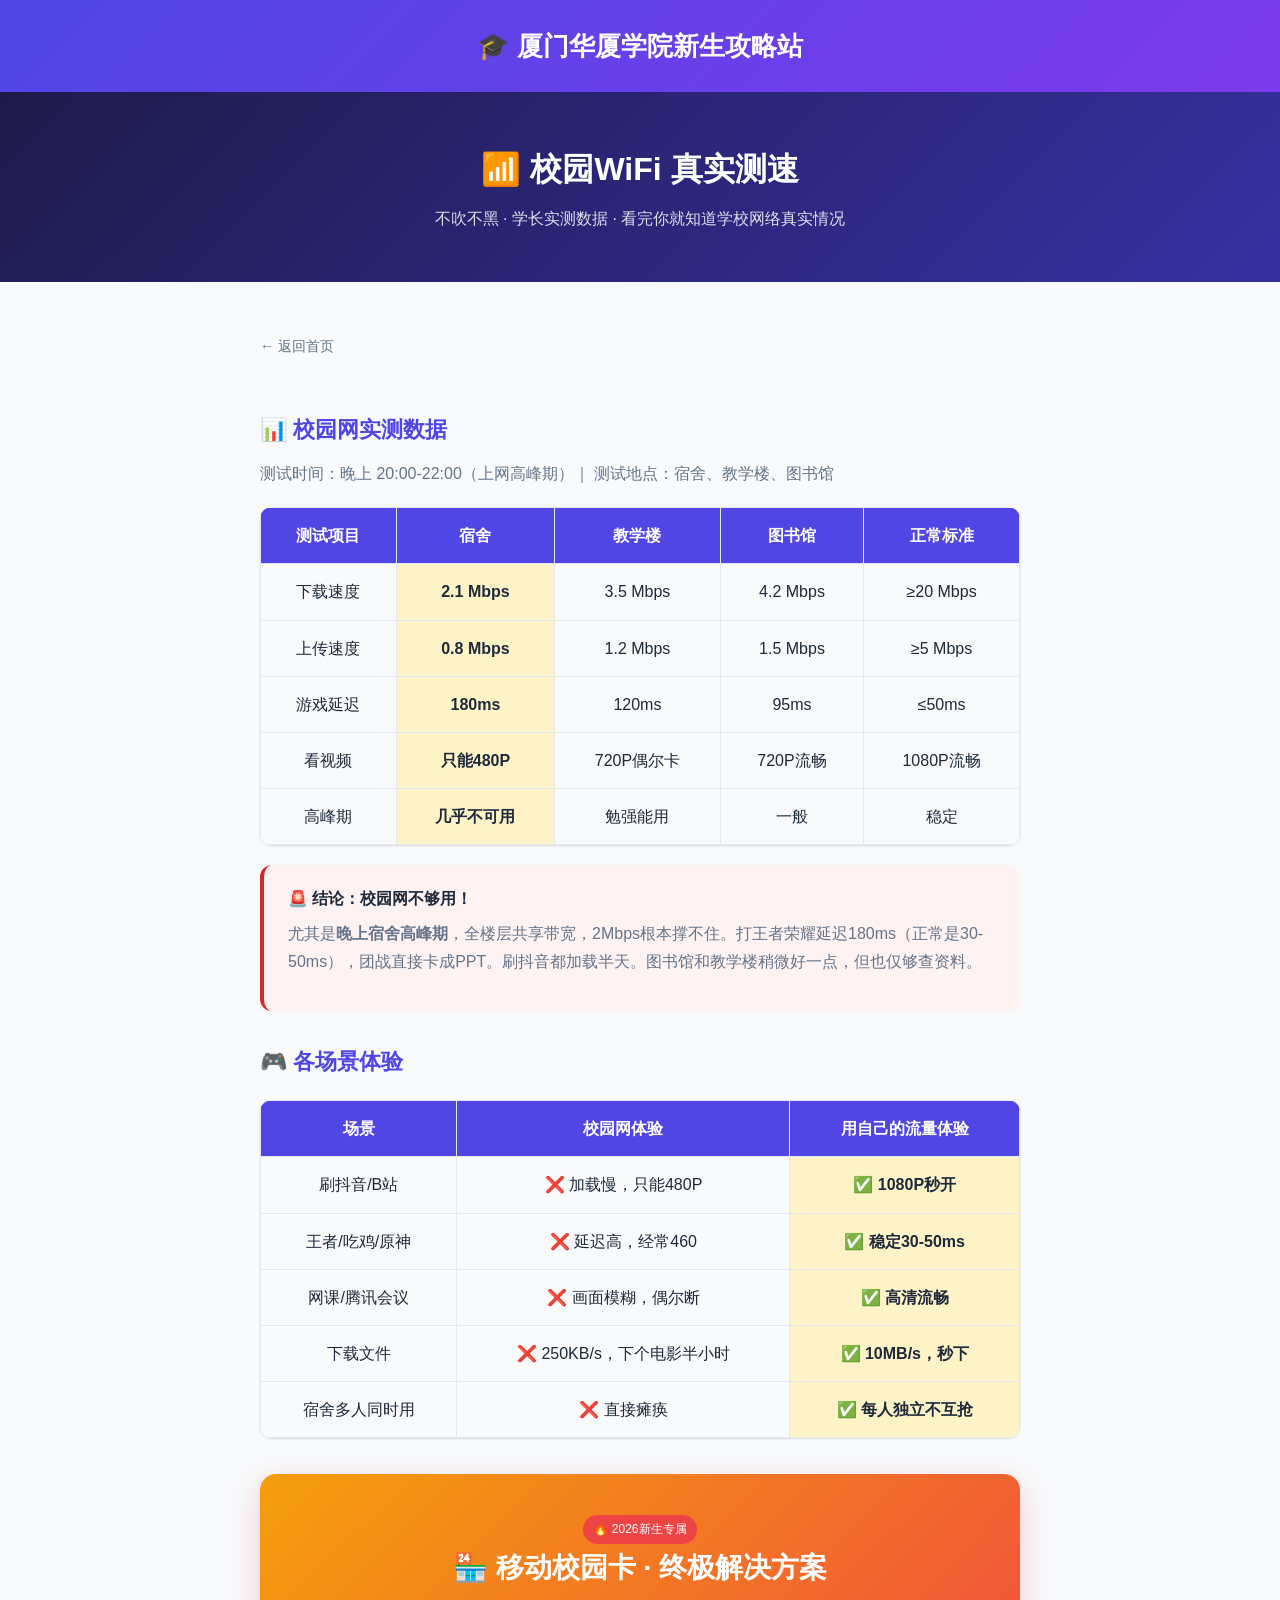
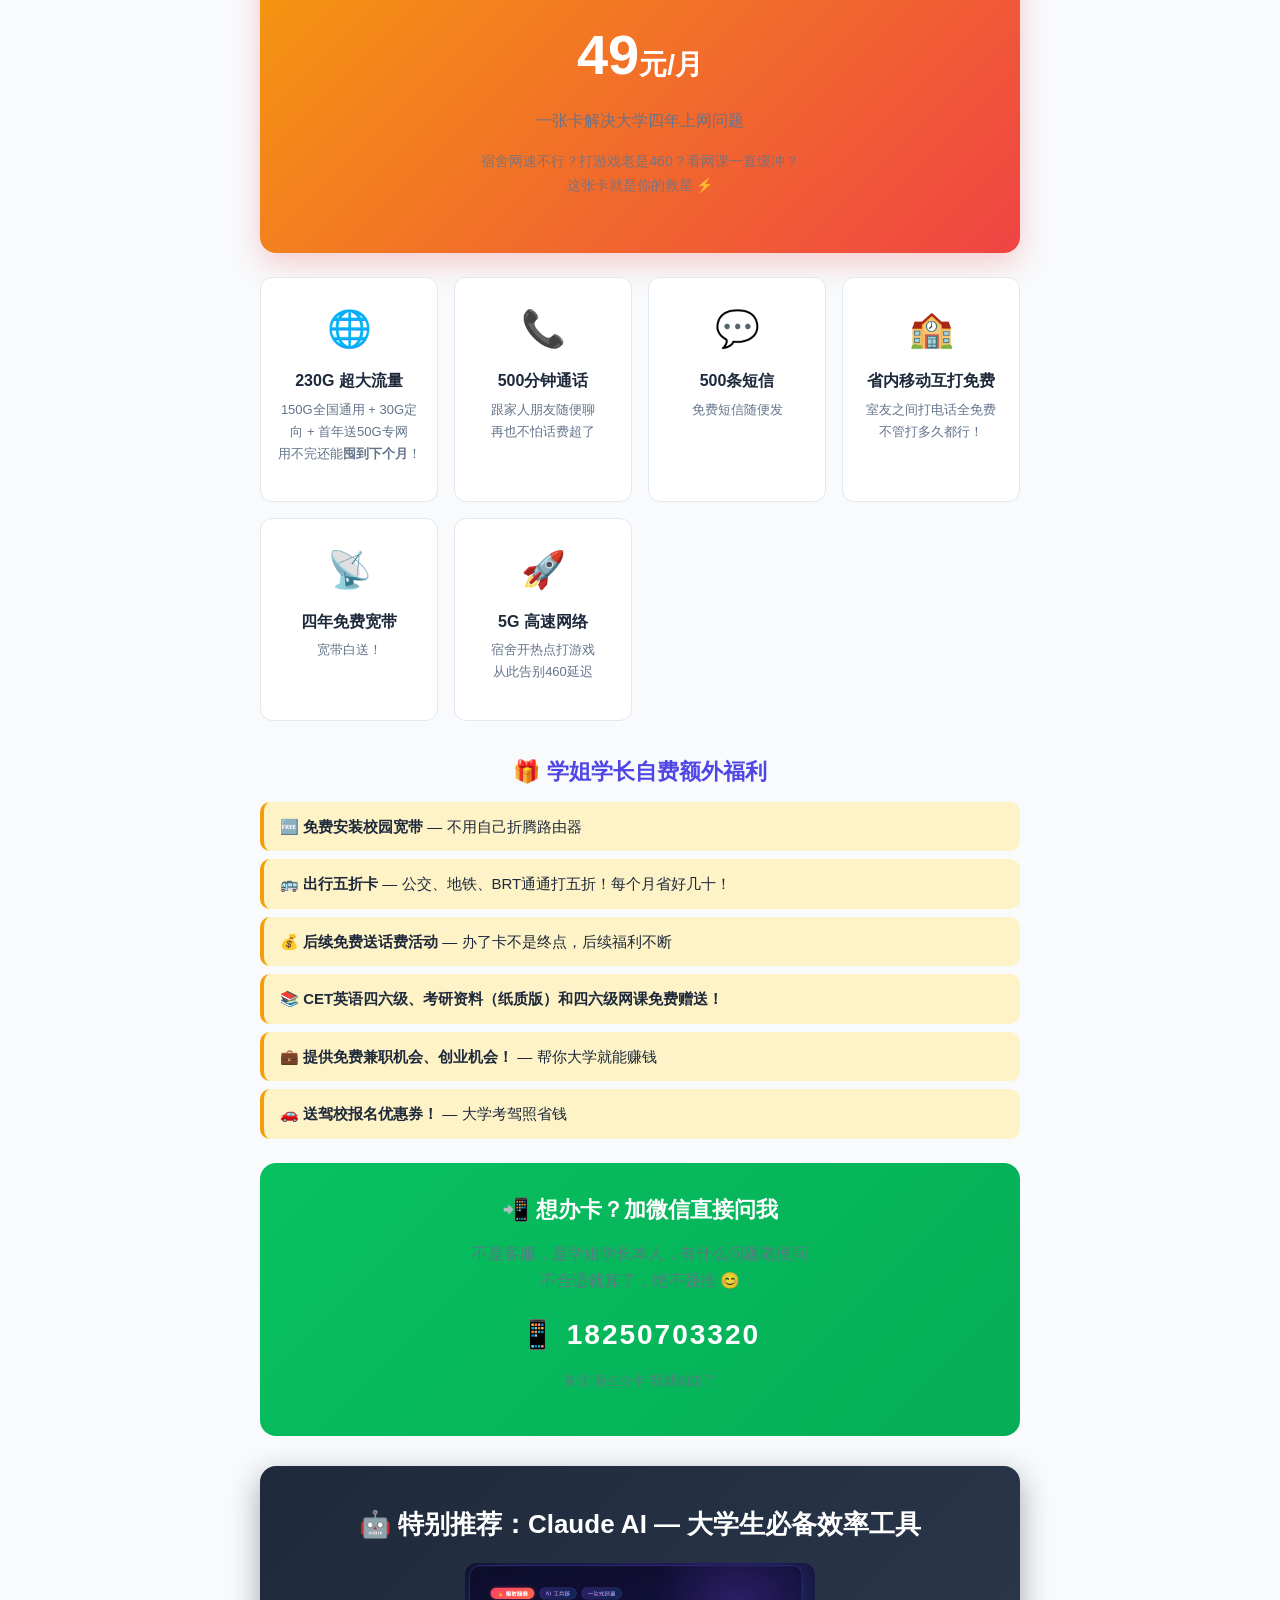
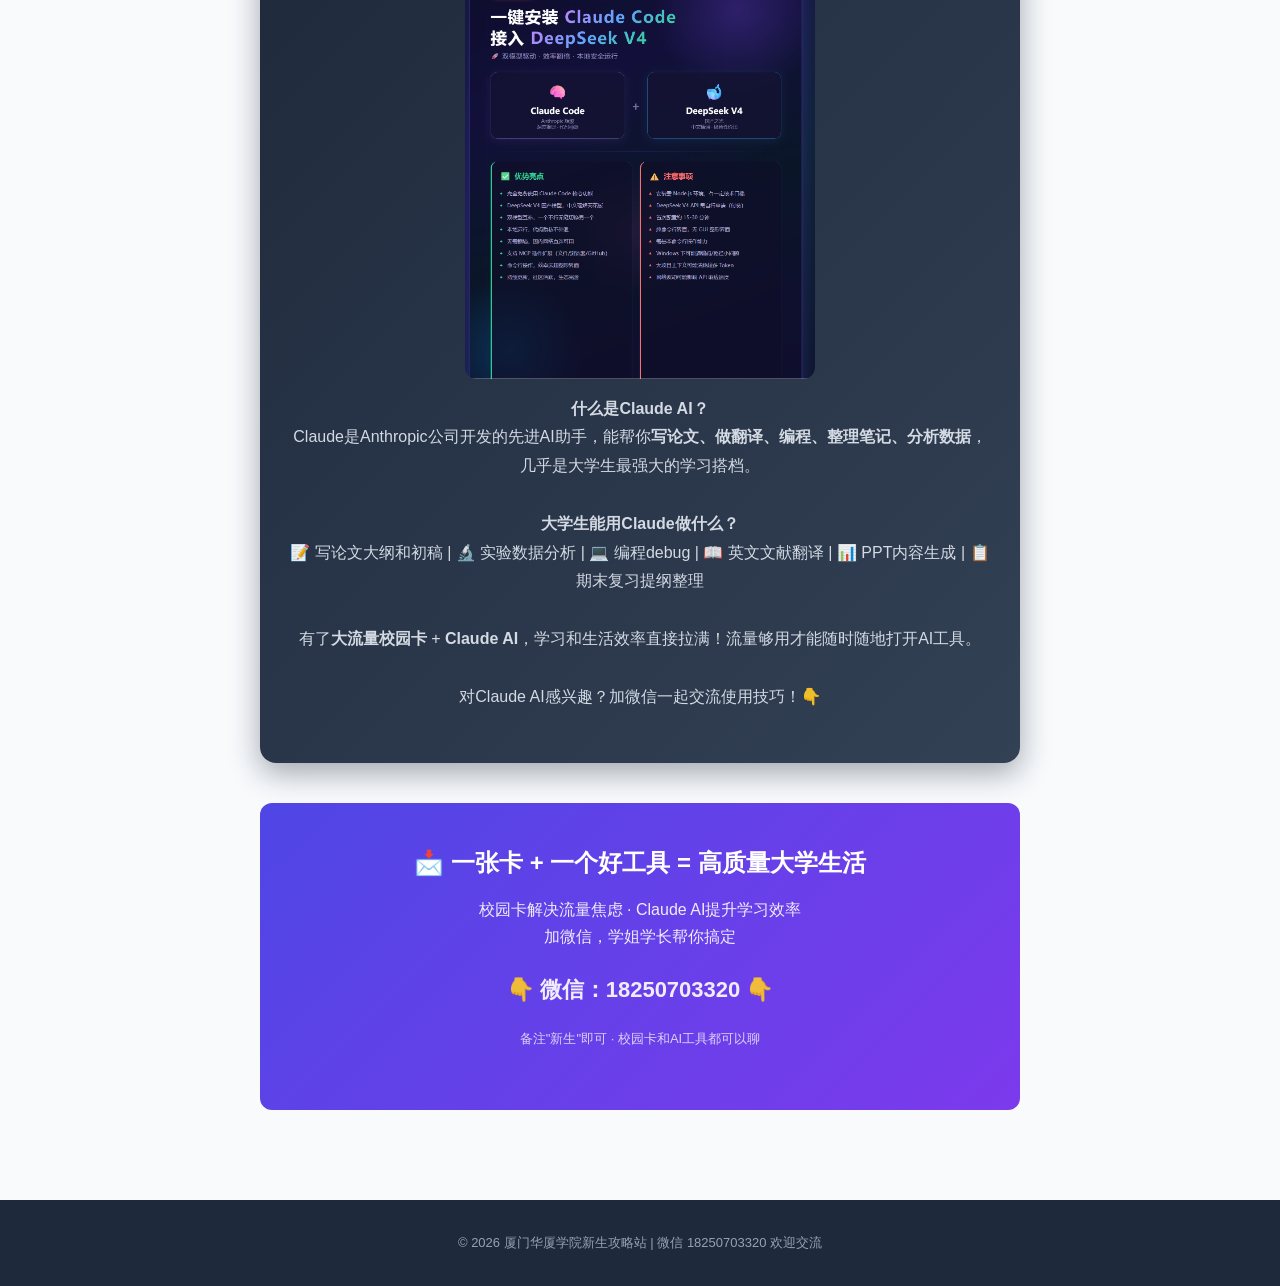
<file: wifi.html>
<!DOCTYPE html>
<html lang="zh-CN">
<head>
<script>if(location.protocol==="http:"&&location.host==="xmhx1.top")location.replace("https://xmhx1.top"+location.pathname+location.search+location.hash)</script>

<meta charset="UTF-8">
<meta name="viewport" content="width=device-width, initial-scale=1.0">
<title>校园WiFi实测 — 厦门华厦学院新生攻略</title>
<meta name="description" content="厦门华厦学院校园网WiFi真实测速：下载速度、玩游戏延迟、看视频流畅度实测数据。校园网络情况全揭秘。">
<link rel="stylesheet" href="style.css">
<style>
  .hero-card { background: linear-gradient(135deg, #f59e0b, #ef4444); color: #fff; border-radius: 16px; padding: 40px 32px; text-align: center; margin: 24px 0; box-shadow: 0 10px 30px rgba(239,68,68,.25); }
  .hero-card h2 { font-size: 28px; margin-bottom: 8px; color: #fff; }
  .hero-card .price { font-size: 56px; font-weight: 900; margin: 16px 0 4px; }
  .hero-card .price small { font-size: 20px; font-weight: 500; }
  .feature-grid { display: grid; grid-template-columns: repeat(auto-fit, minmax(160px, 1fr)); gap: 16px; margin: 24px 0; }
  .feature-item { background: #fff; border-radius: 12px; padding: 20px 16px; text-align: center; border: 1px solid #e2e8f0; transition: transform .2s; }
  .feature-item:hover { transform: translateY(-3px); box-shadow: 0 6px 20px rgba(0,0,0,.08); }
  .feature-item .icon { font-size: 36px; margin-bottom: 8px; }
  .feature-item h4 { font-size: 16px; color: #1e293b; margin-bottom: 4px; }
  .feature-item p { font-size: 13px; color: #64748b; }
  .perk-list { list-style: none; padding: 0; }
  .perk-list li { padding: 12px 16px; margin: 8px 0; background: #fef3c7; border-radius: 10px; font-size: 15px; border-left: 4px solid #f59e0b; }
  .claude-section { background: linear-gradient(135deg, #1e293b, #334155); color: #fff; border-radius: 16px; padding: 36px 28px; text-align: center; margin: 30px 0; box-shadow: 0 10px 30px rgba(30,41,59,.4); }
  .claude-section p, .claude-section li { color: #e2e8f0; line-height: 1.9; font-size: 15px; }
  .claude-section h2 { color: #fff; font-size: 26px; margin-bottom: 12px; }
  .claude-section img { max-width: 350px; border-radius: 12px; margin: 16px auto; display: block; }
  .claude-section p { opacity: .92; line-height: 1.8; }
  .wechat-cta { background: linear-gradient(135deg, #07c160, #06ad56); color: #fff; border-radius: 16px; padding: 28px; text-align: center; margin: 24px 0; }
  .wechat-cta h3 { color: #fff; font-size: 22px; }
  .wechat-cta .wx-num { font-size: 28px; font-weight: 900; letter-spacing: 2px; margin: 12px 0; }
  .urgency-badge { display: inline-block; background: #ef4444; color: #fff; font-size: 12px; padding: 4px 10px; border-radius: 20px; animation: pulse 2s infinite; }
  @keyframes pulse { 0%,100% { opacity: 1; } 50% { opacity: .6; } }
</style>
</head>
<body>

<header class="header">
  <div class="container"><h1>🎓 厦门华厦学院新生攻略站</h1></div>
</header>

<div class="page-banner">
  <div class="container">
    <h2>📶 校园WiFi 真实测速</h2>
    <p>不吹不黑 · 学长实测数据 · 看完你就知道学校网络真实情况</p>
  </div>
</div>

<div class="content-area">
  <div class="container">
    <a href="index.html" class="back-link">← 返回首页</a>

    <h3>📊 校园网实测数据</h3>
    <p>测试时间：晚上 20:00-22:00（上网高峰期）｜ 测试地点：宿舍、教学楼、图书馆</p>

    <table class="compare-table">
      <tr><th>测试项目</th><th>宿舍</th><th>教学楼</th><th>图书馆</th><th>正常标准</th></tr>
      <tr><td>下载速度</td><td class="highlight">2.1 Mbps</td><td>3.5 Mbps</td><td>4.2 Mbps</td><td>≥20 Mbps</td></tr>
      <tr><td>上传速度</td><td class="highlight">0.8 Mbps</td><td>1.2 Mbps</td><td>1.5 Mbps</td><td>≥5 Mbps</td></tr>
      <tr><td>游戏延迟</td><td class="highlight">180ms</td><td>120ms</td><td>95ms</td><td>≤50ms</td></tr>
      <tr><td>看视频</td><td class="highlight">只能480P</td><td>720P偶尔卡</td><td>720P流畅</td><td>1080P流畅</td></tr>
      <tr><td>高峰期</td><td class="highlight">几乎不可用</td><td>勉强能用</td><td>一般</td><td>稳定</td></tr>
    </table>

    <div class="info-box danger">
      <h4>🚨 结论：校园网不够用！</h4>
      <p>尤其是<strong>晚上宿舍高峰期</strong>，全楼层共享带宽，2Mbps根本撑不住。打王者荣耀延迟180ms（正常是30-50ms），团战直接卡成PPT。刷抖音都加载半天。图书馆和教学楼稍微好一点，但也仅够查资料。</p>
    </div>

    <h3>🎮 各场景体验</h3>

    <table class="compare-table">
      <tr><th>场景</th><th>校园网体验</th><th>用自己的流量体验</th></tr>
      <tr><td>刷抖音/B站</td><td>❌ 加载慢，只能480P</td><td class="highlight">✅ 1080P秒开</td></tr>
      <tr><td>王者/吃鸡/原神</td><td>❌ 延迟高，经常460</td><td class="highlight">✅ 稳定30-50ms</td></tr>
      <tr><td>网课/腾讯会议</td><td>❌ 画面模糊，偶尔断</td><td class="highlight">✅ 高清流畅</td></tr>
      <tr><td>下载文件</td><td>❌ 250KB/s，下个电影半小时</td><td class="highlight">✅ 10MB/s，秒下</td></tr>
      <tr><td>宿舍多人同时用</td><td>❌ 直接瘫痪</td><td class="highlight">✅ 每人独立不互抢</td></tr>
    </table>

    <!-- ====== 校园卡推荐 ====== -->
    <div class="hero-card" style="margin-top:36px;">
      <span class="urgency-badge">🔥 2026新生专属</span>
      <h2>🏪 移动校园卡 · 终极解决方案</h2>
      <div class="price">49<span style="font-size:28px;">元/月</span></div>
      <p style="font-size:16px;opacity:.95;">一张卡解决大学四年上网问题</p>
      <p style="opacity:.8;font-size:14px;">宿舍网速不行？打游戏老是460？看网课一直缓冲？<br>这张卡就是你的救星 ⚡</p>
    </div>

    <div class="feature-grid">
      <div class="feature-item">
        <div class="icon">🌐</div>
        <h4>230G 超大流量</h4>
        <p>150G全国通用 + 30G定向 + 首年送50G专网<br>用不完还能<strong>囤到下个月</strong>！</p>
      </div>
      <div class="feature-item">
        <div class="icon">📞</div>
        <h4>500分钟通话</h4>
        <p>跟家人朋友随便聊<br>再也不怕话费超了</p>
      </div>
      <div class="feature-item">
        <div class="icon">💬</div>
        <h4>500条短信</h4>
        <p>免费短信随便发</p>
      </div>
      <div class="feature-item">
        <div class="icon">🏫</div>
        <h4>省内移动互打免费</h4>
        <p>室友之间打电话全免费<br>不管打多久都行！</p>
      </div>
      <div class="feature-item">
        <div class="icon">📡</div>
        <h4>四年免费宽带</h4>
        <p>宽带白送！</p>
      </div>
      <div class="feature-item">
        <div class="icon">🚀</div>
        <h4>5G 高速网络</h4>
        <p>宿舍开热点打游戏<br>从此告别460延迟</p>
      </div>
    </div>

    <h3 style="text-align:center;">🎁 学姐学长自费额外福利</h3>
    <ul class="perk-list">
      <li>🆓 <strong>免费安装校园宽带</strong> — 不用自己折腾路由器</li>
      <li>🚌 <strong>出行五折卡</strong> — 公交、地铁、BRT通通打五折！每个月省好几十！</li>
      <li>💰 <strong>后续免费送话费活动</strong> — 办了卡不是终点，后续福利不断</li>
      <li>📚 <strong>CET英语四六级、考研资料（纸质版）和四六级网课免费赠送！</strong></li>
      <li>💼 <strong>提供免费兼职机会、创业机会！</strong> — 帮你大学就能赚钱</li>
      <li>🚗 <strong>送驾校报名优惠券！</strong> — 大学考驾照省钱</li>
    </ul>

    <div class="wechat-cta">
      <h3>📲 想办卡？加微信直接问我</h3>
      <p style="opacity:.9;">不是客服，是学姐学长本人，有什么问题随便问<br>不合适就算了，绝不强推 😊</p>
      <div class="wx-num">📱 18250703320</div>
      <p style="font-size:13px;opacity:.8;">备注"新生办卡"我就知道了</p>
    </div>

    <!-- ====== Claude AI Section ====== -->
    <div class="claude-section">
      <h2>🤖 特别推荐：Claude AI — 大学生必备效率工具</h2>
      <img src="claude-ai.png" alt="Claude AI 智能助手">
      <p style="font-size:16px;margin-top:16px;">
        <strong>什么是Claude AI？</strong><br>
        Claude是Anthropic公司开发的先进AI助手，能帮你<strong>写论文、做翻译、编程、整理笔记、分析数据</strong>，几乎是大学生最强大的学习搭档。<br><br>
        <strong>大学生能用Claude做什么？</strong><br>
        📝 写论文大纲和初稿 | 🔬 实验数据分析 | 💻 编程debug | 📖 英文文献翻译 | 📊 PPT内容生成 | 📋 期末复习提纲整理<br><br>
        有了<strong>大流量校园卡</strong> + <strong>Claude AI</strong>，学习和生活效率直接拉满！流量够用才能随时随地打开AI工具。<br><br>
        对Claude AI感兴趣？加微信一起交流使用技巧！👇
      </p>
    </div>

    <div class="cta-section">
      <h3>📩 一张卡 + 一个好工具 = 高质量大学生活</h3>
      <p>校园卡解决流量焦虑 · Claude AI提升学习效率<br>加微信，学姐学长帮你搞定</p>
      <p style="font-size:22px;font-weight:700;">👇 微信：18250703320 👇</p>
      <p style="font-size:13px;opacity:.85;">备注"新生"即可 · 校园卡和AI工具都可以聊</p>
    </div>

  </div>
</div>

<footer class="footer">
  <div class="container">
    <p>© 2026 厦门华厦学院新生攻略站 | 微信 18250703320 欢迎交流</p>
  </div>
</footer>

</body>
</html>
</file>
<file: style.css>
/* ══════════════════════════════════════════════
   XX大学新生攻略站 全局样式
   ══════════════════════════════════════════════ */

* { margin: 0; padding: 0; box-sizing: border-box; }

:root {
  --primary: #4f46e5;
  --primary-dark: #4338ca;
  --success: #059669;
  --warning: #d97706;
  --danger: #dc2626;
  --bg: #f8fafc;
  --bg-card: #fff;
  --text: #1e293b;
  --text-light: #64748b;
  --border: #e2e8f0;
  --shadow: 0 1px 3px rgba(0,0,0,.08), 0 1px 2px rgba(0,0,0,.06);
  --shadow-lg: 0 10px 25px rgba(0,0,0,.1);
  --radius: 12px;
}

body {
  font-family: -apple-system, BlinkMacSystemFont, 'Segoe UI', 'PingFang SC', 'Microsoft YaHei', sans-serif;
  background: var(--bg);
  color: var(--text);
  line-height: 1.7;
}

.container { max-width: 1100px; margin: 0 auto; padding: 0 20px; }
.section { padding: 60px 0; }
.section-title { font-size: 28px; font-weight: 800; margin-bottom: 32px; text-align: center; }

/* Header */
.header {
  background: linear-gradient(135deg, var(--primary), #7c3aed);
  color: #fff; padding: 24px 0; text-align: center;
}
.header h1 { font-size: 26px; }
.header .subtitle { font-size: 14px; opacity: .85; margin-top: 4px; }

/* Hero */
.hero {
  background: linear-gradient(135deg, #1e1b4b 0%, #312e81 50%, #3730a3 100%);
  color: #fff; padding: 70px 0; text-align: center;
}
.hero h2 { font-size: 36px; margin-bottom: 16px; }
.hero p { font-size: 17px; opacity: .9; line-height: 1.8; }
.hero-buttons { margin-top: 28px; display: flex; gap: 12px; justify-content: center; flex-wrap: wrap; }

/* Buttons */
.btn {
  display: inline-block; padding: 12px 28px; border-radius: 50px;
  font-size: 15px; font-weight: 600; text-decoration: none;
  transition: transform .2s, box-shadow .2s;
}
.btn:hover { transform: translateY(-2px); box-shadow: var(--shadow-lg); }
.btn-primary { background: #fff; color: var(--primary); }
.btn-warning { background: var(--warning); color: #fff; }
.btn-success { background: var(--success); color: #fff; }
.btn-outline { border: 2px solid #fff; color: #fff; background: transparent; }
.btn-lg { padding: 16px 40px; font-size: 18px; }

/* Cards Grid */
.cards-grid {
  display: grid;
  grid-template-columns: repeat(auto-fit, minmax(300px, 1fr));
  gap: 20px;
}
.card {
  background: var(--bg-card); border-radius: var(--radius);
  padding: 28px 24px; text-decoration: none; color: var(--text);
  border: 1px solid var(--border);
  transition: transform .2s, box-shadow .2s;
  position: relative; overflow: hidden;
}
.card:hover { transform: translateY(-4px); box-shadow: var(--shadow-lg); }
.card-icon { font-size: 36px; margin-bottom: 12px; }
.card h3 { font-size: 20px; margin-bottom: 8px; }
.card p { font-size: 14px; color: var(--text-light); line-height: 1.6; }
.card-tag {
  position: absolute; top: 16px; right: 16px;
  font-size: 12px; padding: 3px 10px; border-radius: 20px;
  background: #fef3c7; color: #92400e;
}
.card-tag.new { background: #dbeafe; color: #1e40af; }

/* Trust */
.trust { background: #fff; }
.trust-box {
  max-width: 700px; margin: 0 auto; text-align: center;
  background: #f1f5f9; padding: 32px; border-radius: var(--radius);
}
.trust-box p { margin-bottom: 12px; }
.trust-stats {
  display: flex; gap: 40px; justify-content: center;
  margin-top: 24px; padding-top: 24px; border-top: 1px solid var(--border);
}
.trust-stats div { text-align: center; }
.trust-stats strong { font-size: 28px; color: var(--primary); display: block; }

/* Footer */
.footer {
  background: #1e293b; color: #94a3b8;
  text-align: center; padding: 32px 0; font-size: 13px;
}
.footer strong { color: #e2e8f0; }

/* Page Banner */
.page-banner {
  background: linear-gradient(135deg, #1e1b4b, #3730a3);
  color: #fff; padding: 50px 0; text-align: center;
}
.page-banner h2 { font-size: 32px; margin-bottom: 8px; }
.page-banner p { opacity: .85; }

/* Content area */
.content-area { padding: 50px 0; }
.content-area .container { max-width: 800px; }
.content-area h3 { font-size: 22px; margin: 32px 0 12px; color: var(--primary); }
.content-area h3:first-child { margin-top: 0; }
.content-area p { margin-bottom: 16px; color: var(--text-light); }

/* Info Box */
.info-box {
  border-radius: var(--radius); padding: 20px 24px; margin: 20px 0;
  border-left: 4px solid;
}
.info-box.tip { background: #f0fdf4; border-color: var(--success); }
.info-box.warn { background: #fffbeb; border-color: var(--warning); }
.info-box.danger { background: #fef2f2; border-color: var(--danger); }
.info-box h4 { margin-bottom: 8px; font-size: 16px; }

/* Table */
.compare-table {
  width: 100%; border-collapse: collapse; margin: 20px 0;
  border-radius: var(--radius); overflow: hidden;
  box-shadow: var(--shadow);
}
.compare-table th, .compare-table td {
  padding: 14px 16px; text-align: center; border: 1px solid var(--border);
}
.compare-table th { background: var(--primary); color: #fff; font-weight: 600; }
.compare-table tr:nth-child(even) { background: #f8fafc; }
.compare-table .highlight { background: #fef3c7 !important; font-weight: 700; }

/* CTA Section */
.cta-section {
  background: linear-gradient(135deg, var(--primary), #7c3aed);
  color: #fff; border-radius: var(--radius);
  padding: 40px; text-align: center; margin: 40px 0;
}
.cta-section h3 { color: #fff !important; font-size: 24px; margin-bottom: 12px; }
.cta-section p { color: rgba(255,255,255,.9) !important; margin-bottom: 20px; }
.cta-section .btn { background: #fff; color: var(--primary); }

/* QR / Contact */
.contact-row {
  display: flex; gap: 24px; flex-wrap: wrap; margin-top: 24px;
}
.contact-card {
  flex: 1; min-width: 200px;
  background: var(--bg-card); border-radius: var(--radius);
  padding: 24px; text-align: center; border: 1px solid var(--border);
}
.contact-card h4 { margin-bottom: 8px; }
.contact-card .big-icon { font-size: 40px; }

/* Back link */
.back-link {
  display: inline-block; margin-bottom: 20px;
  color: var(--text-light); text-decoration: none; font-size: 14px;
}
.back-link:hover { color: var(--primary); }

/* Photo grid (dorm) */
.photo-grid {
  display: grid;
  grid-template-columns: repeat(auto-fit, minmax(240px, 1fr));
  gap: 16px; margin: 20px 0;
}
.photo-card {
  background: var(--bg-card); border-radius: var(--radius);
  padding: 16px; border: 1px solid var(--border); text-align: center;
}
.photo-placeholder {
  width: 100%; height: 180px; border-radius: 8px;
  display: flex; align-items: center; justify-content: center;
  font-size: 48px; color: #94a3b8; margin-bottom: 10px;
}
.photo-card p { font-size: 13px; margin: 0 !important; }

/* Responsive */
@media (max-width: 768px) {
  .hero h2 { font-size: 26px; }
  .cards-grid { grid-template-columns: 1fr; }
  .hero-buttons { flex-direction: column; align-items: center; }
  .trust-stats { flex-direction: column; gap: 16px; }
  .compare-table { font-size: 12px; }
  .compare-table th, .compare-table td { padding: 8px; }
}
</file>
